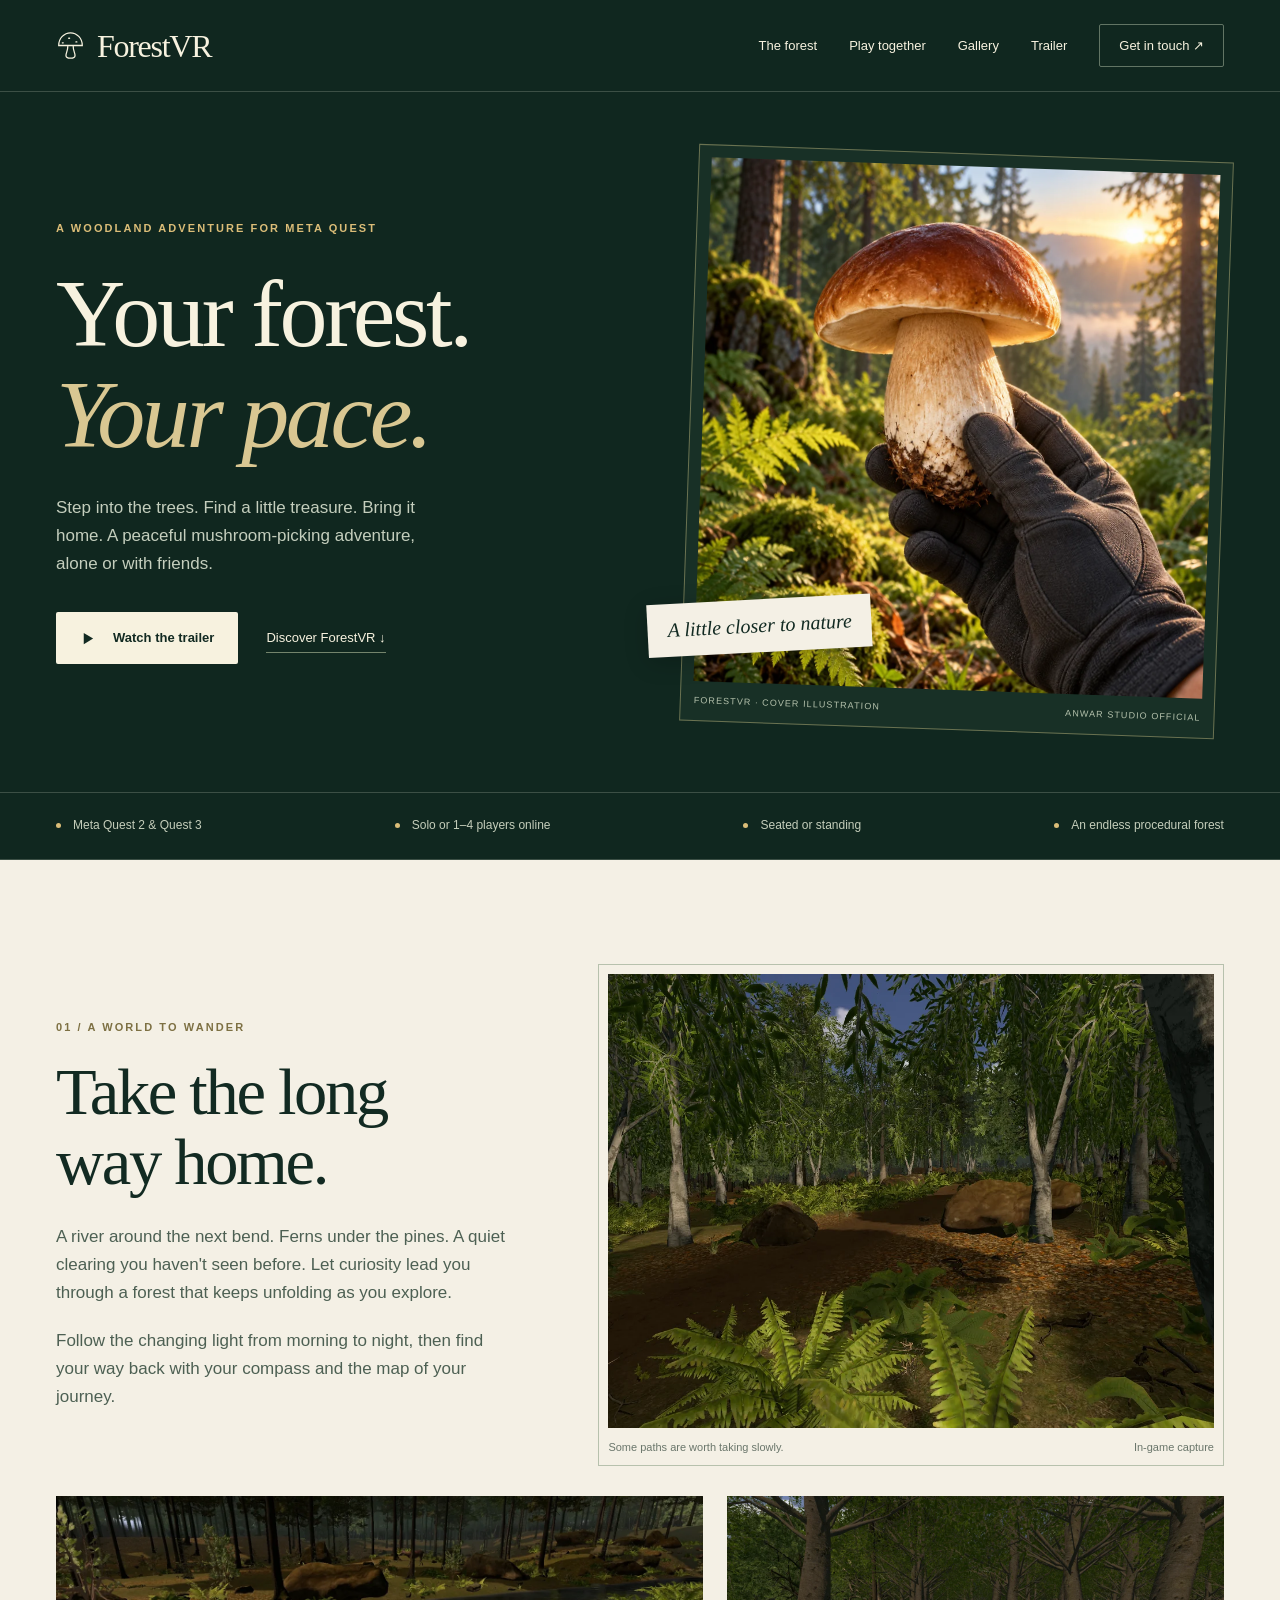
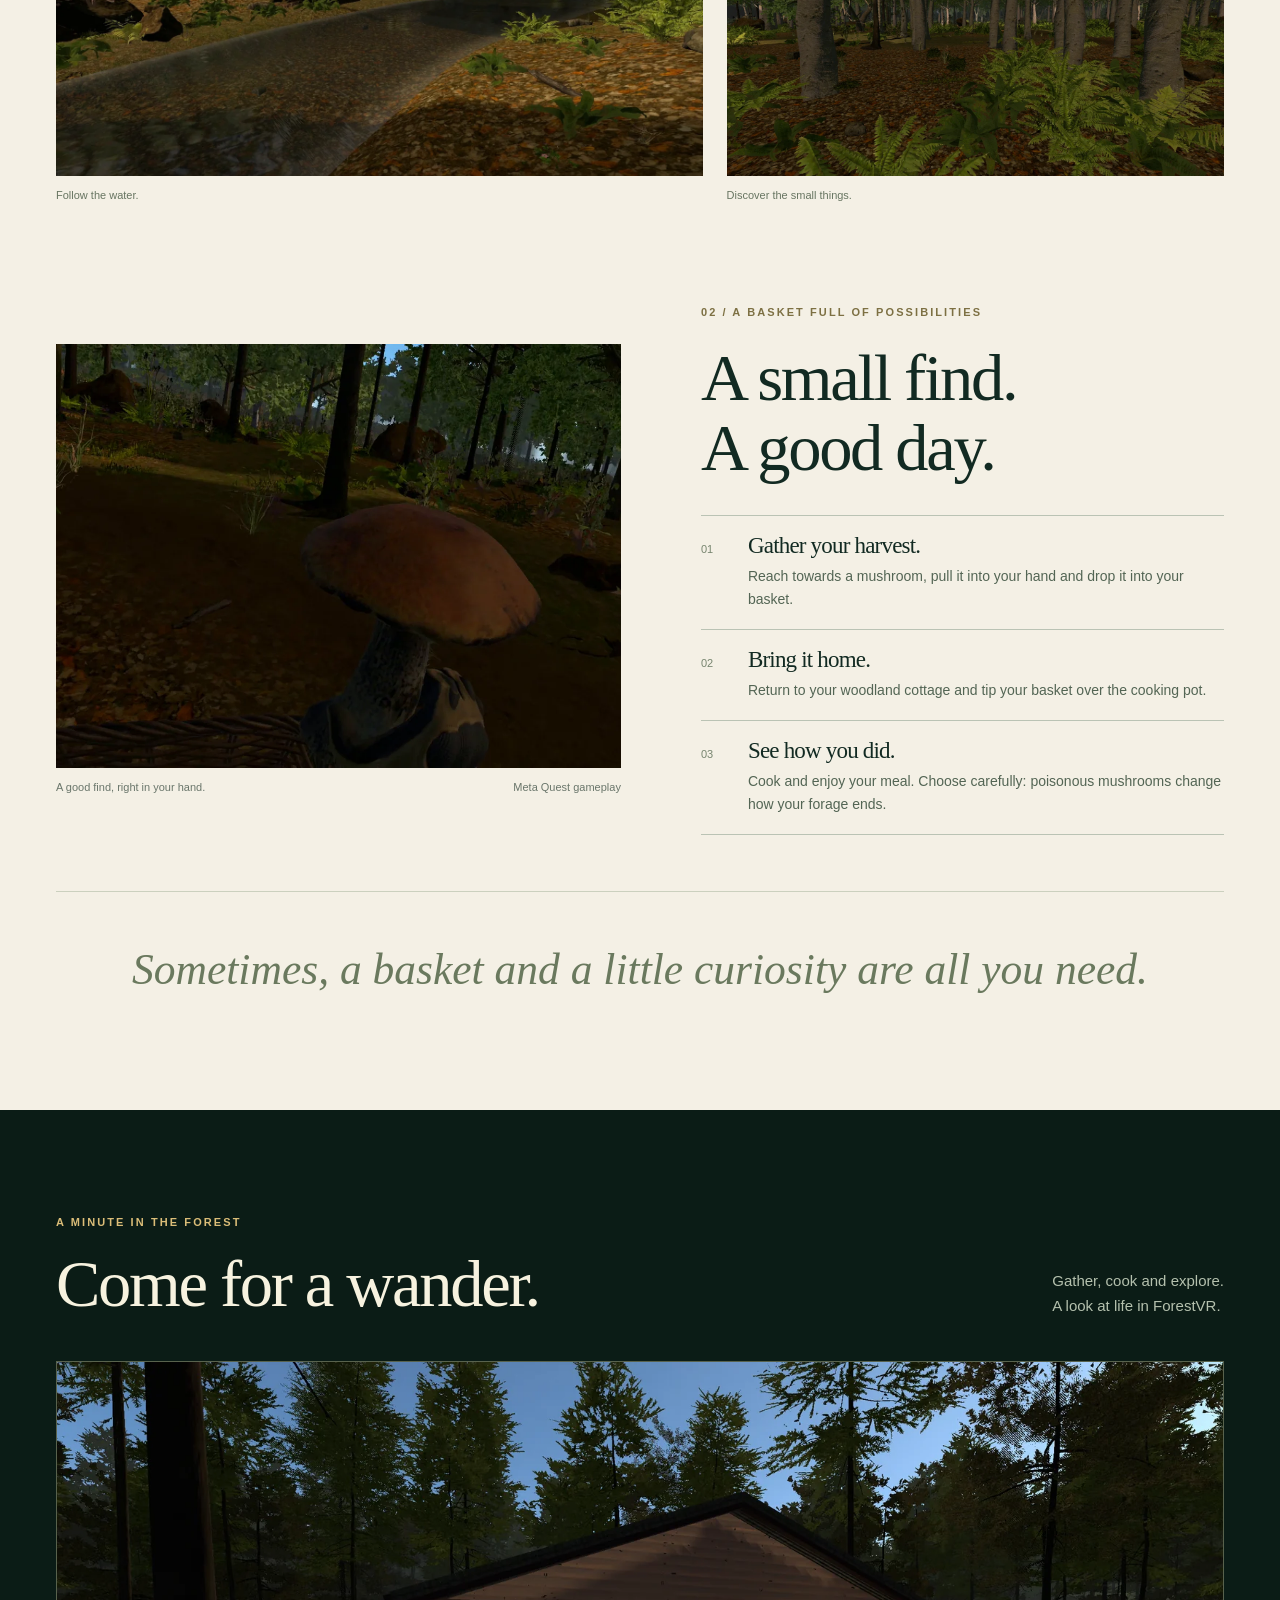
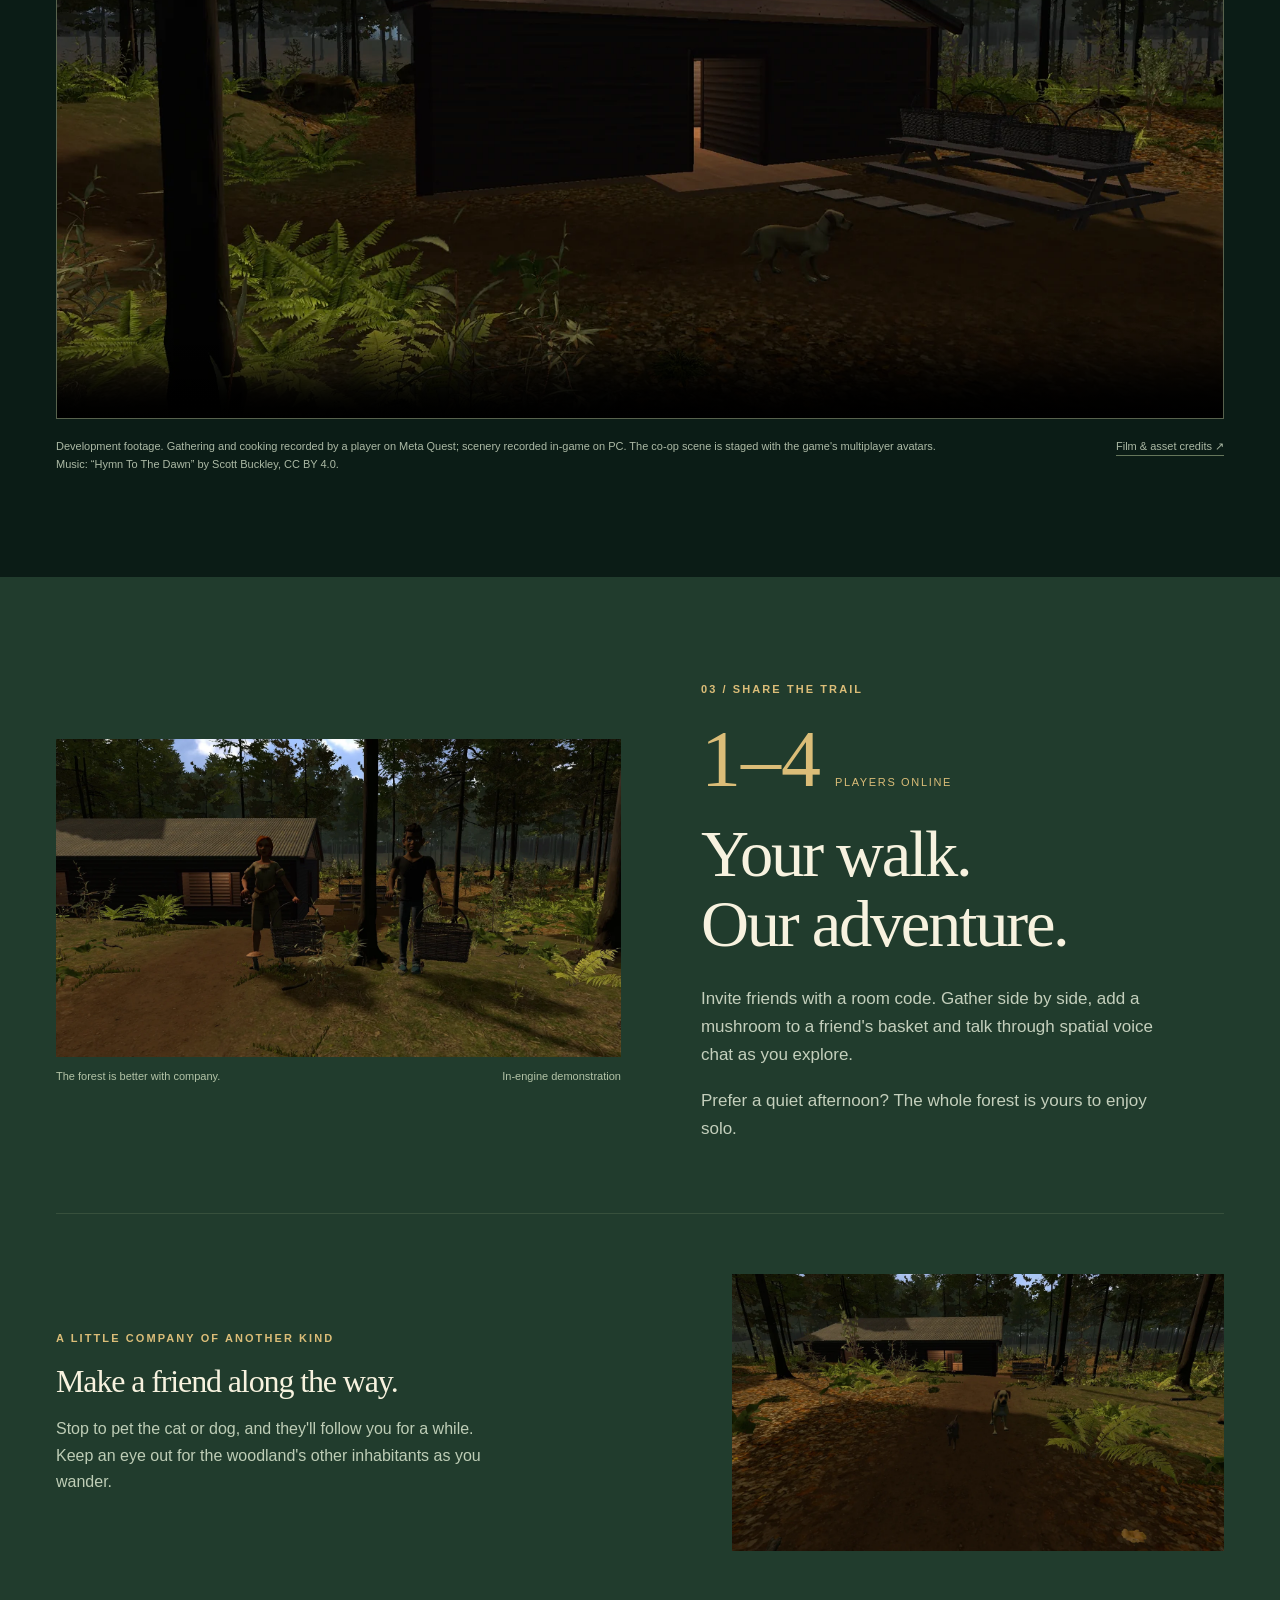
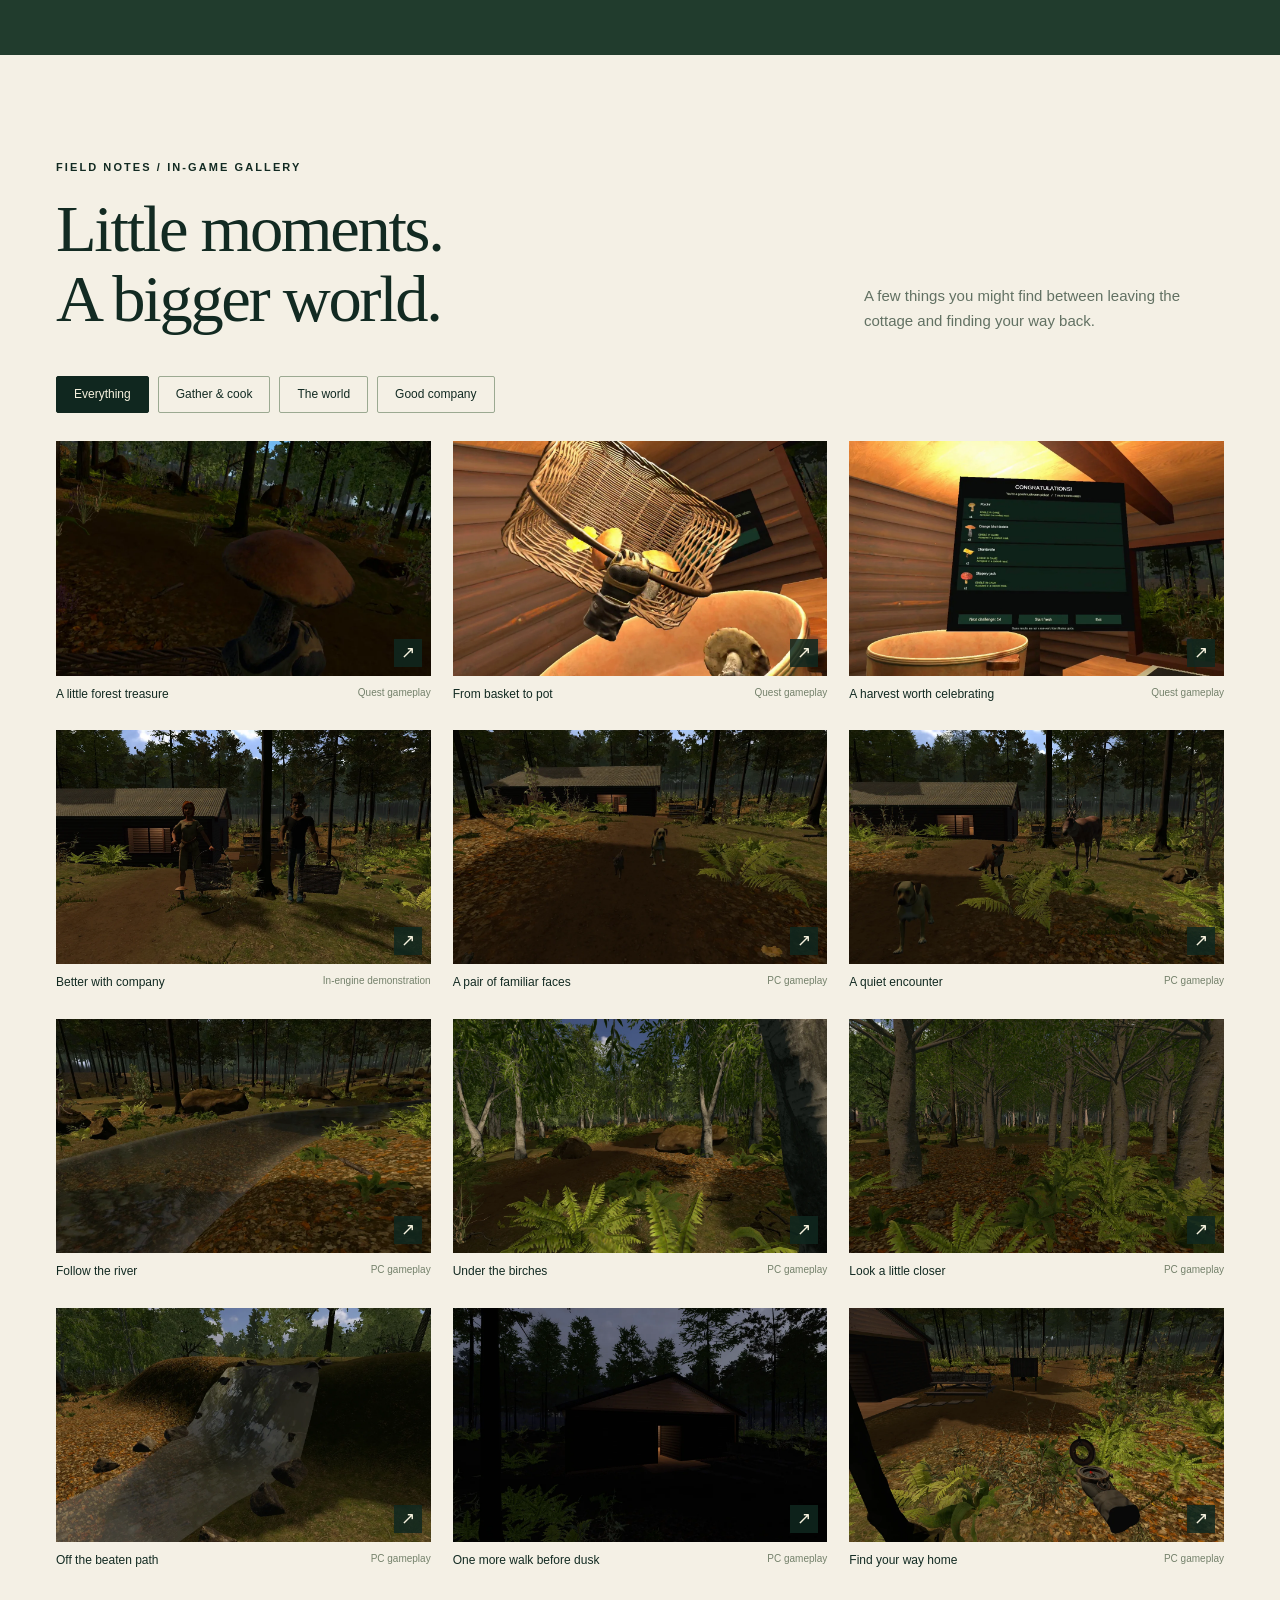
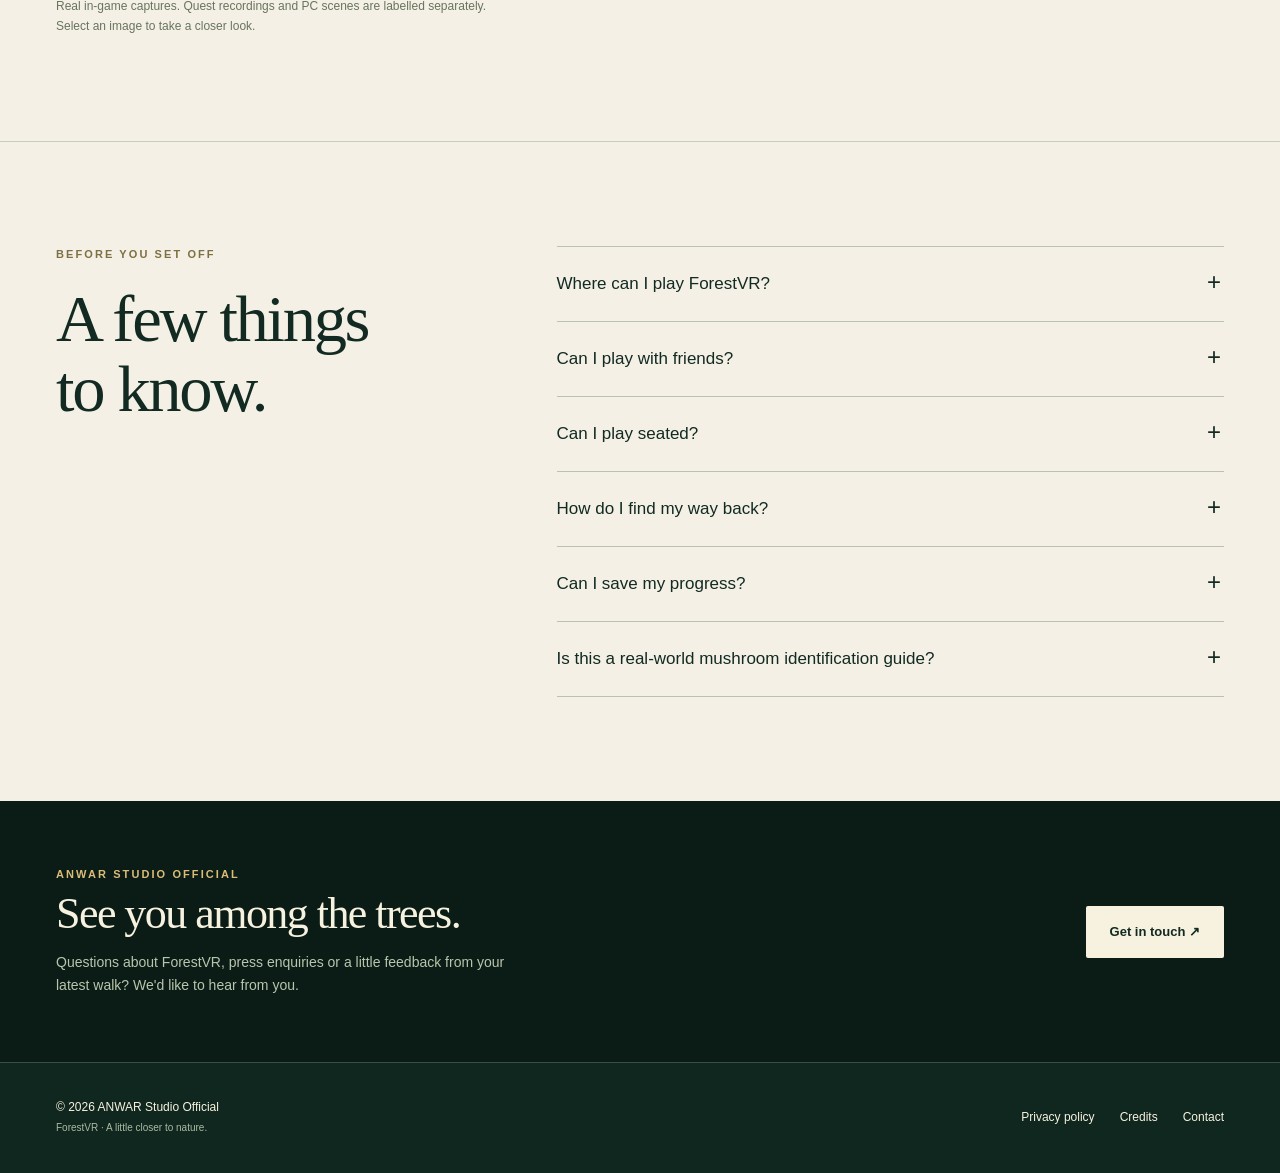
<file: index.html>
<!doctype html>
<html lang="en"><head><meta charset="utf-8"><meta name="viewport" content="width=device-width,initial-scale=1"><meta name="theme-color" content="#10271f"><meta name="description" content="A peaceful VR mushroom-picking adventure. Gather, cook and explore an endless forest, solo or with up to four players online. For Meta Quest 2 and 3."><meta name="referrer" content="strict-origin-when-cross-origin"><title>ForestVR — Your forest. Your pace.</title><link rel="canonical" href="https://f1tt0n.github.io/forestvr/"><link rel="icon" type="image/png" href="./assets/icon.png"><link rel="apple-touch-icon" href="./assets/icon.png"><link rel="stylesheet" href="./assets/site.css"><meta property="og:type" content="website"><meta property="og:site_name" content="ForestVR"><meta property="og:title" content="ForestVR — Your forest. Your pace."><meta property="og:description" content="A peaceful VR mushroom-picking adventure. Gather, cook and explore an endless forest, solo or with up to four players online. For Meta Quest 2 and 3."><meta property="og:url" content="https://f1tt0n.github.io/forestvr/"><meta property="og:image" content="https://f1tt0n.github.io/forestvr/assets/social.webp"><meta name="twitter:card" content="summary_large_image"><script defer src="./assets/site.js"></script></head><body><a class="skip" href="#main">Skip to content</a><header class="header"><nav class="wrap nav" aria-label="Main navigation"><a class="brand" href="./index.html" aria-label="ForestVR home"><svg viewBox="0 0 32 34" fill="none" aria-hidden="true"><path d="M3 17C3 9 9 3 16 3s13 6 13 14H3Z" stroke="currentColor" stroke-width="1.4"/><path d="M13 18c0 5-2 7-2 10 0 4 10 4 10 0 0-3-2-5-2-10M7 14h1M14 9h1M22 13h1" stroke="currentColor" stroke-width="1.4" stroke-linecap="round"/></svg><span>ForestVR</span></a><button class="menu-toggle" aria-controls="main-navigation" aria-expanded="false" type="button">Menu</button><div class="navlinks" id="main-navigation"><a href="./index.html#the-forest">The forest</a><a href="./index.html#together">Play together</a><a href="./index.html#gallery">Gallery</a><a href="./index.html#trailer">Trailer</a><a class="navcontact" href="./index.html#contact">Get in touch ↗</a></div></nav></header><main id="main">
<section class="wrap hero" aria-labelledby="hero-title"><div class="hero-copy"><div class="eyebrow">A woodland adventure for Meta Quest</div><h1 id="hero-title">Your forest.<br><em>Your pace.</em></h1><p>Step into the trees. Find a little treasure. Bring it home. A peaceful mushroom-picking adventure, alone or with friends.</p><div class="actions"><a href="#trailer" class="button" data-play-trailer><svg viewBox="0 0 16 16" aria-hidden="true"><path d="m4 2 10 6-10 6Z"/></svg> Watch the trailer</a><a class="textlink" href="#the-forest">Discover ForestVR ↓</a></div></div><figure class="hero-art"><img src="./assets/cover.webp" alt="ForestVR cover illustration: a gloved hand holding a porcini mushroom in a sunlit forest." width="1100" height="1100" fetchpriority="high"><figcaption><span>ForestVR · Cover illustration</span><span>ANWAR Studio Official</span></figcaption></figure></section>
<div class="feature-strip"><div class="wrap"><span><i></i>Meta Quest 2 &amp; Quest 3</span><span><i></i>Solo or 1–4 players online</span><span><i></i>Seated or standing</span><span><i></i>An endless procedural forest</span></div></div>
<section class="light section" id="the-forest"><div class="wrap"><div class="split reverse"><div class="section-copy"><div class="eyebrow">01 / A world to wander</div><h2>Take the long<br>way home.</h2><p>A river around the next bend. Ferns under the pines. A quiet clearing you haven't seen before. Let curiosity lead you through a forest that keeps unfolding as you explore.</p><p style="margin-top:20px">Follow the changing light from morning to night, then find your way back with your compass and the map of your journey.</p></div><figure class="shot framed"><img src="./assets/birch.webp" alt="A birch grove in the procedural ForestVR world." width="1400" height="788" loading="lazy"><figcaption><span>Some paths are worth taking slowly.</span><span>In-game capture</span></figcaption></figure></div><div class="world-stills"><figure><img src="./assets/river.webp" alt="A river among the trees in ForestVR." width="1400" height="788" loading="lazy"><figcaption>Follow the water.</figcaption></figure><figure><img src="./assets/ferns.webp" alt="A patch of ferns on the woodland floor." width="1400" height="788" loading="lazy"><figcaption>Discover the small things.</figcaption></figure></div>
<div class="split margin-top"><figure class="shot"><img src="./assets/gather.webp" alt="A player holding a mushroom in a gloved hand, recorded on Meta Quest." width="1400" height="788" loading="lazy"><figcaption><span>A good find, right in your hand.</span><span>Meta Quest gameplay</span></figcaption></figure><div class="section-copy"><div class="eyebrow">02 / A basket full of possibilities</div><h2>A small find.<br>A good day.</h2><ol class="number-list"><li><span class="num">01</span><div><h3>Gather your harvest.</h3><p>Reach towards a mushroom, pull it into your hand and drop it into your basket.</p></div></li><li><span class="num">02</span><div><h3>Bring it home.</h3><p>Return to your woodland cottage and tip your basket over the cooking pot.</p></div></li><li><span class="num">03</span><div><h3>See how you did.</h3><p>Cook and enjoy your meal. Choose carefully: poisonous mushrooms change how your forage ends.</p></div></li></ol></div></div><p class="quote-line">Sometimes, a basket and a little curiosity are all you need.</p></div></section>
<section class="section film-section" id="trailer"><div class="wrap"><div class="section-heading"><div><div class="eyebrow">A minute in the forest</div><h2>Come for a wander.</h2></div><p>Gather, cook and explore.<br>A look at life in ForestVR.</p></div><div class="video-wrap"><video id="trailer-video" controls playsinline preload="none" poster="./assets/cottage.webp" aria-label="ForestVR gameplay trailer"><source src="./assets/forestvr-trailer.mp4" type="video/mp4"><track kind="captions" src="./assets/trailer-captions.vtt" srclang="en" label="English"><p>Your browser cannot play this video. <a href="./assets/forestvr-trailer.mp4">Download the trailer.</a></p></video></div><div class="film-note"><p>Development footage. Gathering and cooking recorded by a player on Meta Quest; scenery recorded in-game on PC. The co-op scene is staged with the game's multiplayer avatars. Music: “Hymn To The Dawn” by Scott Buckley, CC BY 4.0.</p><a href="./credits/index.html">Film &amp; asset credits ↗</a></div></div></section>
<section class="section coop" id="together"><div class="wrap"><div class="split"><figure class="shot wide"><img src="./assets/together.webp" alt="Male and female avatars with baskets beside the cottage; in-engine multiplayer demonstration." width="1600" height="900" loading="lazy"><figcaption><span>The forest is better with company.</span><span>In-engine demonstration</span></figcaption></figure><div class="section-copy"><div class="eyebrow">03 / Share the trail</div><div class="coop-number">1–4<small>players online</small></div><h2>Your walk.<br>Our adventure.</h2><p>Invite friends with a room code. Gather side by side, add a mushroom to a friend's basket and talk through spatial voice chat as you explore.</p><p style="margin-top:18px">Prefer a quiet afternoon? The whole forest is yours to enjoy solo.</p></div></div><div class="pet-strip"><div><div class="eyebrow" style="color:var(--gold);margin-bottom:18px">A little company of another kind</div><h3>Make a friend along the way.</h3><p>Stop to pet the cat or dog, and they'll follow you for a while. Keep an eye out for the woodland's other inhabitants as you wander.</p></div><img src="./assets/pets.webp" alt="A cat and dog following the player in ForestVR." width="1400" height="788" loading="lazy"></div></div></section>
<section class="light section" id="gallery"><div class="wrap"><div class="section-heading"><div><div class="eyebrow">Field notes / In-game gallery</div><h2>Little moments.<br>A bigger world.</h2></div><p>A few things you might find between leaving the cottage and finding your way back.</p></div><div class="gallery-filters" role="group" aria-label="Filter screenshots"><button class="filter" type="button" data-filter="all" aria-pressed="true">Everything</button><button class="filter" type="button" data-filter="gathering" aria-pressed="false">Gather &amp; cook</button><button class="filter" type="button" data-filter="world" aria-pressed="false">The world</button><button class="filter" type="button" data-filter="company" aria-pressed="false">Good company</button></div><p id="gallery-status" class="sr-only" aria-live="polite">12 screenshots shown</p><div class="gallery-grid"><button class="gallery-item" type="button" data-category="gathering" data-full="./assets/gather.webp" data-caption="A little forest treasure — Quest gameplay" aria-label="Enlarge: A little forest treasure"><span class="image-frame"><img src="./assets/gather.webp" alt="A mushroom held by a gloved hand during real Meta Quest gameplay." width="1400" height="788" loading="lazy"><span class="expand" aria-hidden="true">↗</span></span><span class="caption">A little forest treasure<small>Quest gameplay</small></span></button><button class="gallery-item" type="button" data-category="gathering" data-full="./assets/cook.webp" data-caption="From basket to pot — Quest gameplay" aria-label="Enlarge: From basket to pot"><span class="image-frame"><img src="./assets/cook.webp" alt="Mushrooms poured from a basket into the cottage cooking pot on Meta Quest." width="1400" height="788" loading="lazy"><span class="expand" aria-hidden="true">↗</span></span><span class="caption">From basket to pot<small>Quest gameplay</small></span></button><button class="gallery-item" type="button" data-category="gathering" data-full="./assets/meal.webp" data-caption="A harvest worth celebrating — Quest gameplay" aria-label="Enlarge: A harvest worth celebrating"><span class="image-frame"><img src="./assets/meal.webp" alt="The successful mushroom meal summary, captured during Meta Quest gameplay." width="1400" height="788" loading="lazy"><span class="expand" aria-hidden="true">↗</span></span><span class="caption">A harvest worth celebrating<small>Quest gameplay</small></span></button><button class="gallery-item" type="button" data-category="company" data-full="./assets/together.webp" data-caption="Better with company — In-engine demonstration" aria-label="Enlarge: Better with company"><span class="image-frame"><img src="./assets/together.webp" alt="Male and female multiplayer avatars gathering together in a staged PC in-engine demonstration." width="1400" height="788" loading="lazy"><span class="expand" aria-hidden="true">↗</span></span><span class="caption">Better with company<small>In-engine demonstration</small></span></button><button class="gallery-item" type="button" data-category="company" data-full="./assets/pets.webp" data-caption="A pair of familiar faces — PC gameplay" aria-label="Enlarge: A pair of familiar faces"><span class="image-frame"><img src="./assets/pets.webp" alt="The cat and dog following a player near the cottage, captured in the game on PC." width="1400" height="788" loading="lazy"><span class="expand" aria-hidden="true">↗</span></span><span class="caption">A pair of familiar faces<small>PC gameplay</small></span></button><button class="gallery-item" type="button" data-category="company" data-full="./assets/wildlife.webp" data-caption="A quiet encounter — PC gameplay" aria-label="Enlarge: A quiet encounter"><span class="image-frame"><img src="./assets/wildlife.webp" alt="A fox and an antlered deer together in the ForestVR woodland." width="1400" height="788" loading="lazy"><span class="expand" aria-hidden="true">↗</span></span><span class="caption">A quiet encounter<small>PC gameplay</small></span></button><button class="gallery-item" type="button" data-category="world" data-full="./assets/river.webp" data-caption="Follow the river — PC gameplay" aria-label="Enlarge: Follow the river"><span class="image-frame"><img src="./assets/river.webp" alt="The river winding through the forest in ForestVR." width="1400" height="788" loading="lazy"><span class="expand" aria-hidden="true">↗</span></span><span class="caption">Follow the river<small>PC gameplay</small></span></button><button class="gallery-item" type="button" data-category="world" data-full="./assets/birch.webp" data-caption="Under the birches — PC gameplay" aria-label="Enlarge: Under the birches"><span class="image-frame"><img src="./assets/birch.webp" alt="A birch grove in the procedural woodland." width="1400" height="788" loading="lazy"><span class="expand" aria-hidden="true">↗</span></span><span class="caption">Under the birches<small>PC gameplay</small></span></button><button class="gallery-item" type="button" data-category="world" data-full="./assets/ferns.webp" data-caption="Look a little closer — PC gameplay" aria-label="Enlarge: Look a little closer"><span class="image-frame"><img src="./assets/ferns.webp" alt="Ferns and forest-floor vegetation in a procedural area." width="1400" height="788" loading="lazy"><span class="expand" aria-hidden="true">↗</span></span><span class="caption">Look a little closer<small>PC gameplay</small></span></button><button class="gallery-item" type="button" data-category="world" data-full="./assets/waterfall.webp" data-caption="Off the beaten path — PC gameplay" aria-label="Enlarge: Off the beaten path"><span class="image-frame"><img src="./assets/waterfall.webp" alt="A rocky waterfall among the forest&#x27;s discoverable locations." width="1400" height="788" loading="lazy"><span class="expand" aria-hidden="true">↗</span></span><span class="caption">Off the beaten path<small>PC gameplay</small></span></button><button class="gallery-item" type="button" data-category="world" data-full="./assets/sunset.webp" data-caption="One more walk before dusk — PC gameplay" aria-label="Enlarge: One more walk before dusk"><span class="image-frame"><img src="./assets/sunset.webp" alt="The ForestVR woodland as daylight turns towards evening." width="1400" height="788" loading="lazy"><span class="expand" aria-hidden="true">↗</span></span><span class="caption">One more walk before dusk<small>PC gameplay</small></span></button><button class="gallery-item" type="button" data-category="gathering" data-full="./assets/compass.webp" data-caption="Find your way home — PC gameplay" aria-label="Enlarge: Find your way home"><span class="image-frame"><img src="./assets/compass.webp" alt="A handheld compass used to navigate the forest." width="1400" height="788" loading="lazy"><span class="expand" aria-hidden="true">↗</span></span><span class="caption">Find your way home<small>PC gameplay</small></span></button></div><p class="gallery-note">Real in-game captures. Quest recordings and PC scenes are labelled separately. Select an image to take a closer look.</p></div></section>
<section class="light section faq" id="questions"><div class="wrap faq-layout"><div><div class="eyebrow">Before you set off</div><h2>A few things<br>to know.</h2></div><div class="faq-list"><details><summary>Where can I play ForestVR?</summary><p>ForestVR is being prepared for Meta Quest 2 and Meta Quest 3. A store link will appear here when the release is available.</p></details><details><summary>Can I play with friends?</summary><p>Yes. Online multiplayer supports up to four players in one session. Host a room, share its code and gather together. Voice chat is optional, with push-to-talk and always-on modes.</p></details><details><summary>Can I play seated?</summary><p>Yes. Choose seated or standing mode, adjust your height and select your dominant hand. The game supports controller input and hand tracking.</p></details><details><summary>How do I find my way back?</summary><p>Your map shows your route, your cottage and the positions of other players in a multiplayer session. You can also use the compass and bring out a flashlight after dark.</p></details><details><summary>Can I save my progress?</summary><p>Yes. Save your game and return to your progress later, including the mushrooms in your basket. Saves and preferences are stored on your device.</p></details><details><summary>Is this a real-world mushroom identification guide?</summary><p>No. ForestVR is a game. Do not use its models, names or cooking outcomes to decide whether a real mushroom is safe to eat.</p></details></div></div></section>
<section class="contact-section" id="contact"><div class="wrap contact-row"><div><div class="eyebrow" style="color:var(--gold)">ANWAR Studio Official</div><h2>See you among the trees.</h2><p>Questions about ForestVR, press enquiries or a little feedback from your latest walk? We'd like to hear from you.</p></div><a class="button" href="mailto:psopala93@gmail.com?subject=ForestVR">Get in touch ↗</a></div></section></main>
<dialog class="lightbox" id="lightbox" aria-labelledby="lightbox-caption"><div class="lightbox-header"><span>ForestVR / In-game gallery</span><button class="icon-button lightbox-close" type="button" aria-label="Close screenshot">Close ×</button></div><img alt="" width="1400" height="788"><div class="lightbox-footer"><p id="lightbox-caption"></p><span class="lightbox-counter"></span><div class="lightbox-controls"><button class="icon-button" type="button" data-prev aria-label="Previous screenshot">←</button><button class="icon-button" type="button" data-next aria-label="Next screenshot">→</button></div></div></dialog><footer class="footer"><div class="wrap"><div><span>© 2026 ANWAR Studio Official</span><br><small>ForestVR · A little closer to nature.</small></div><div class="footerlinks"><a href="./privacy/index.html">Privacy policy</a><a href="./credits/index.html">Credits</a><a href="mailto:psopala93@gmail.com">Contact</a></div></div></footer></body></html>
</file>
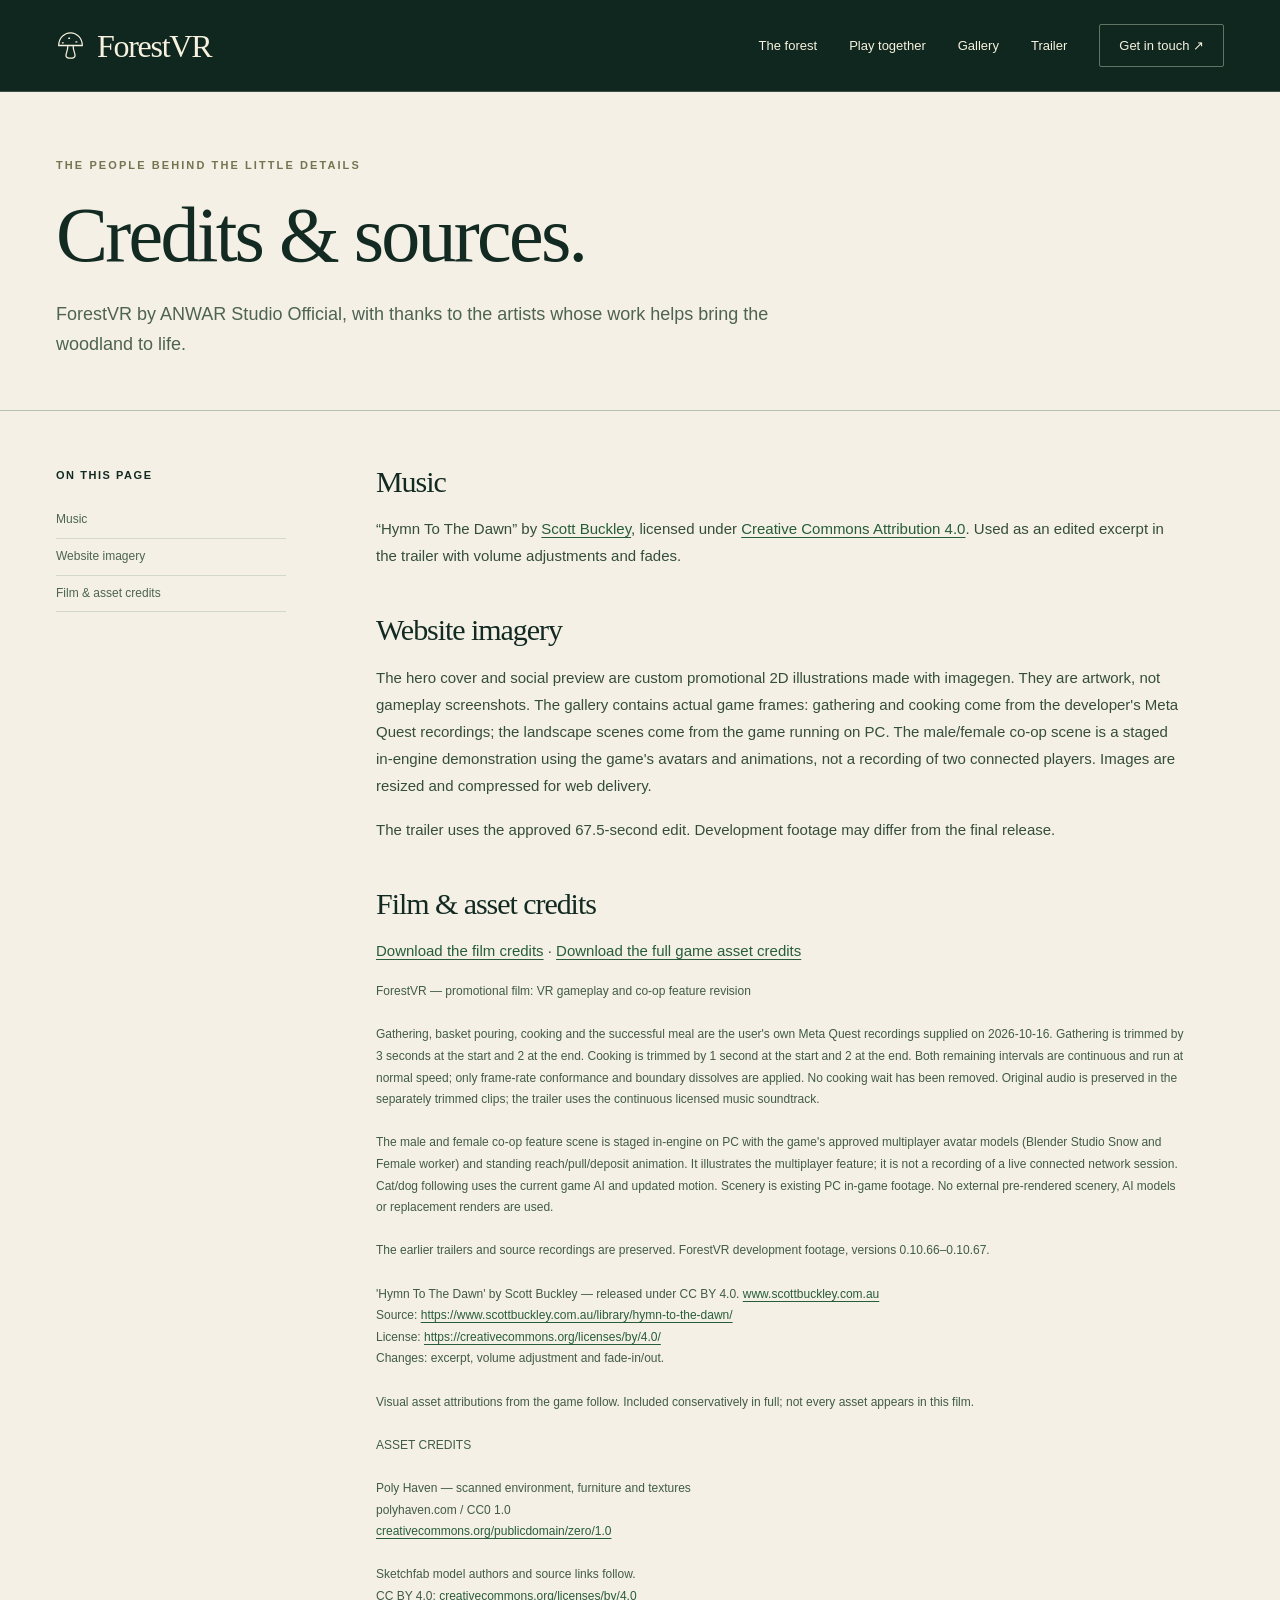
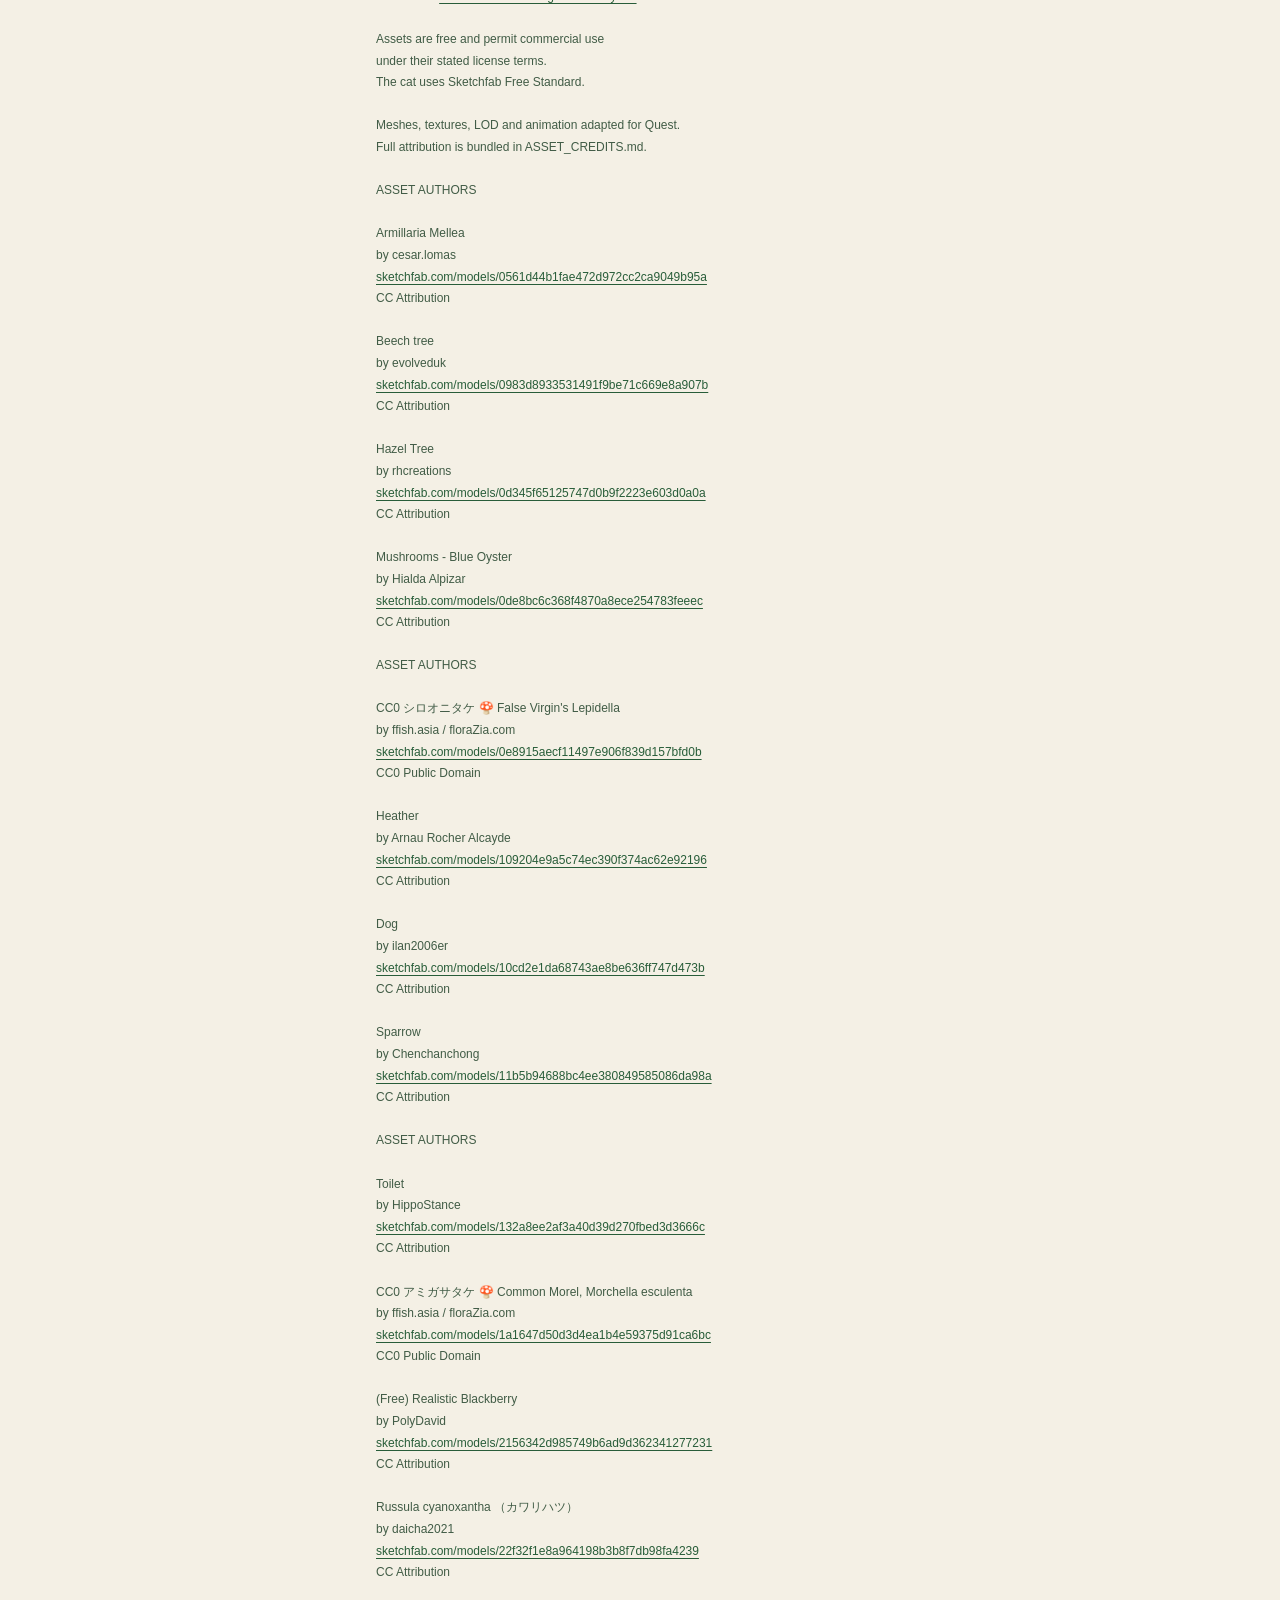
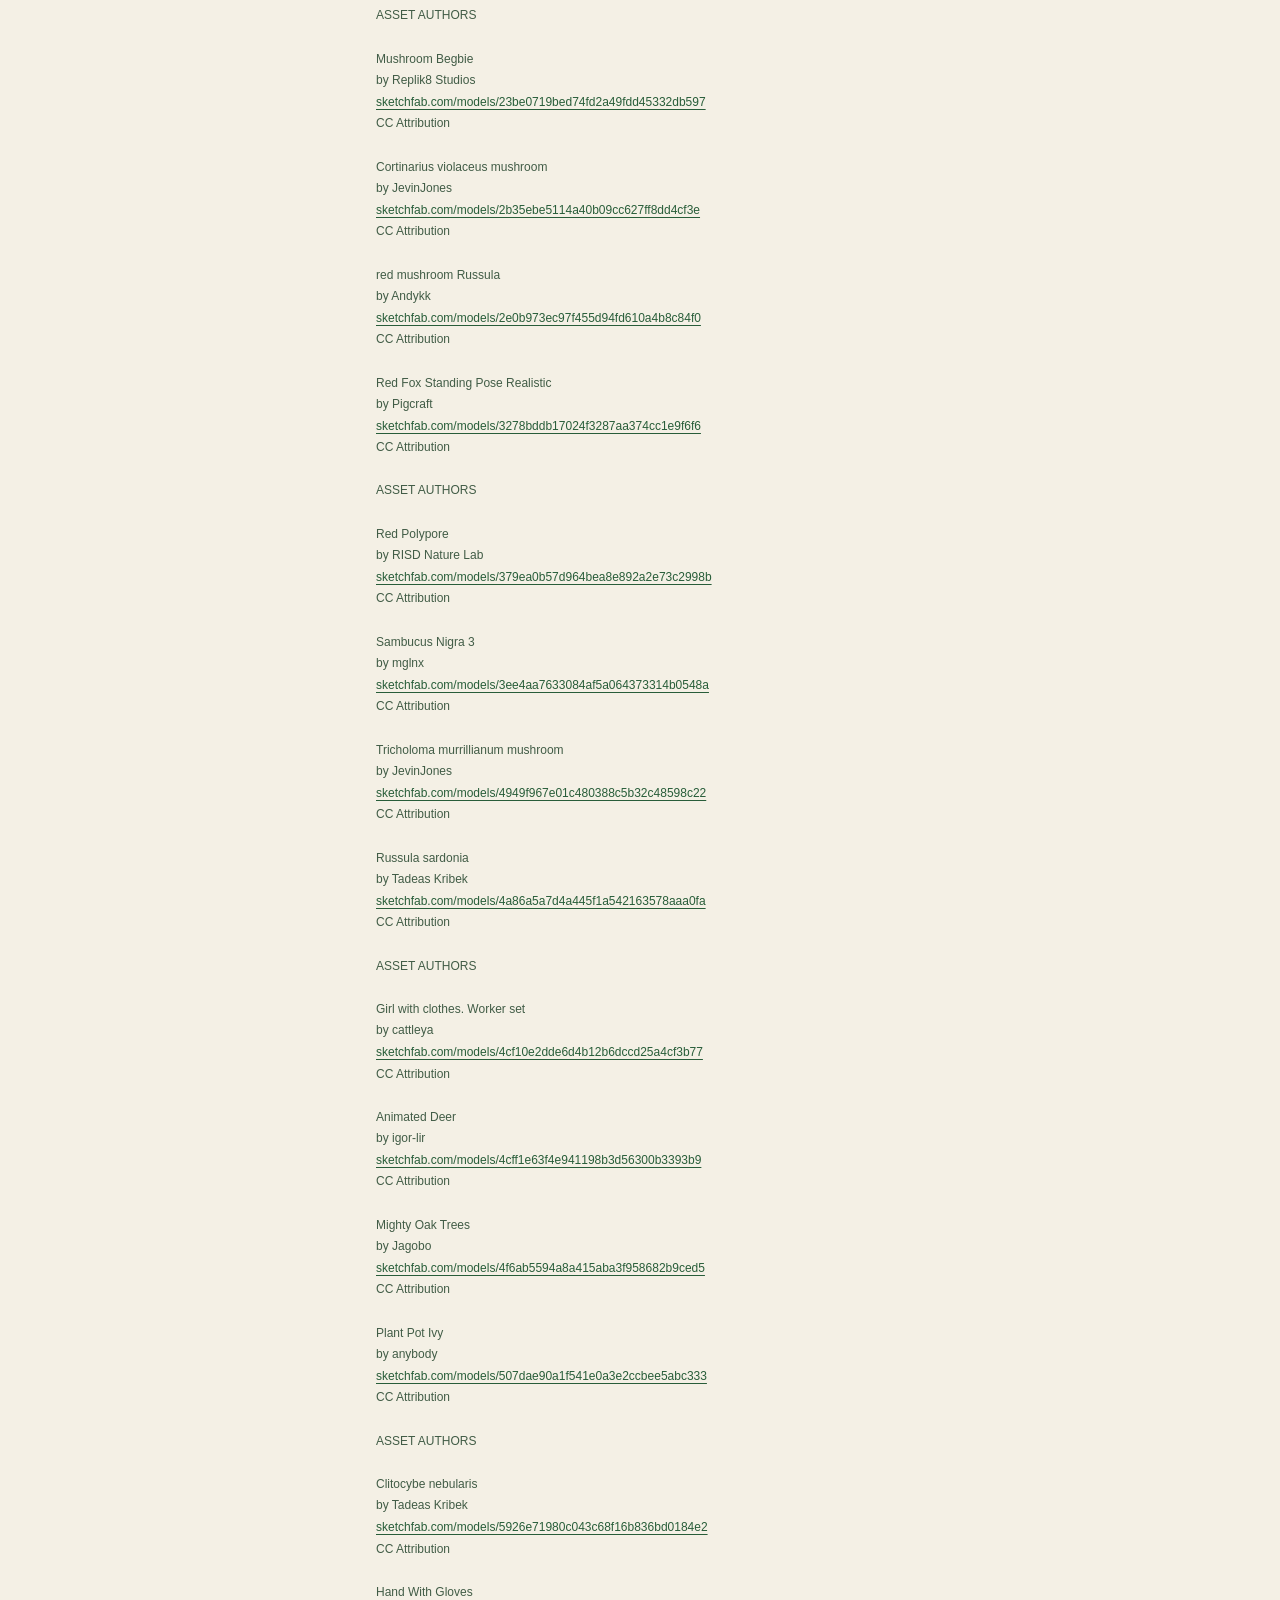
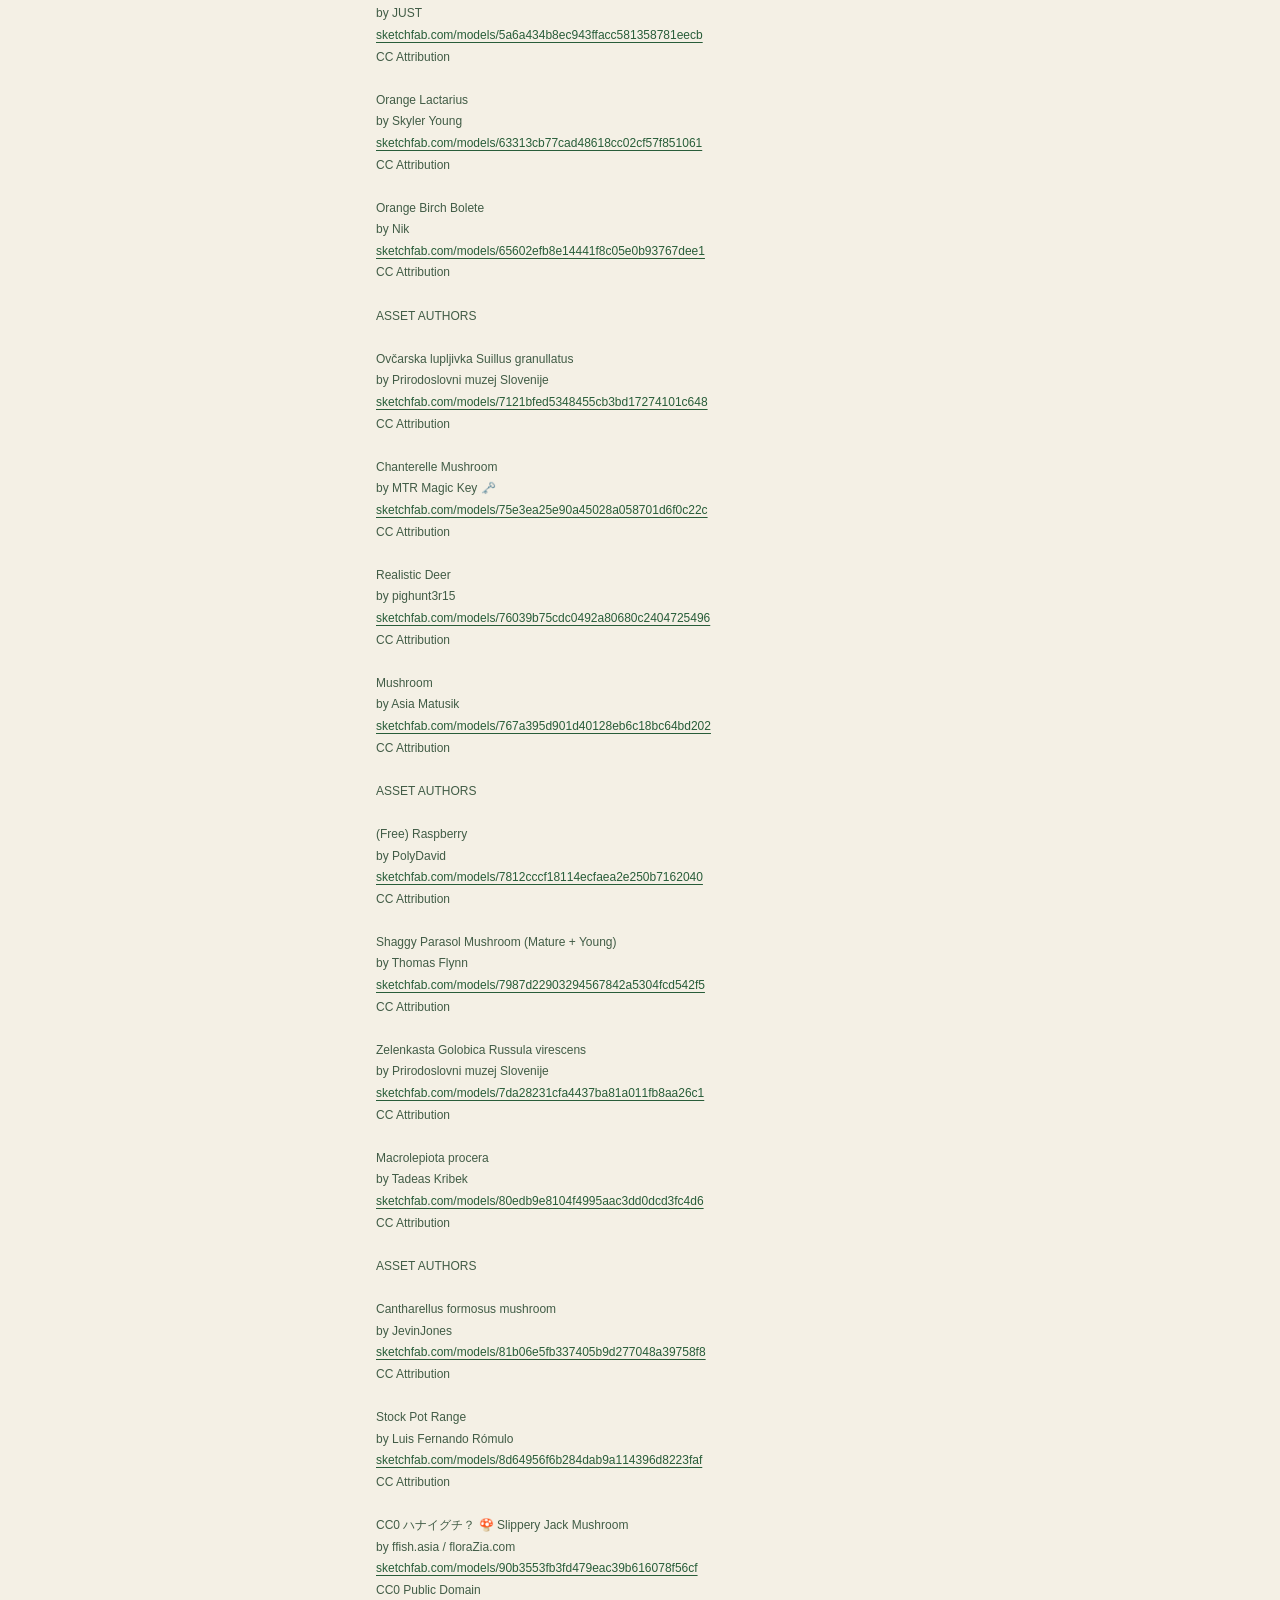
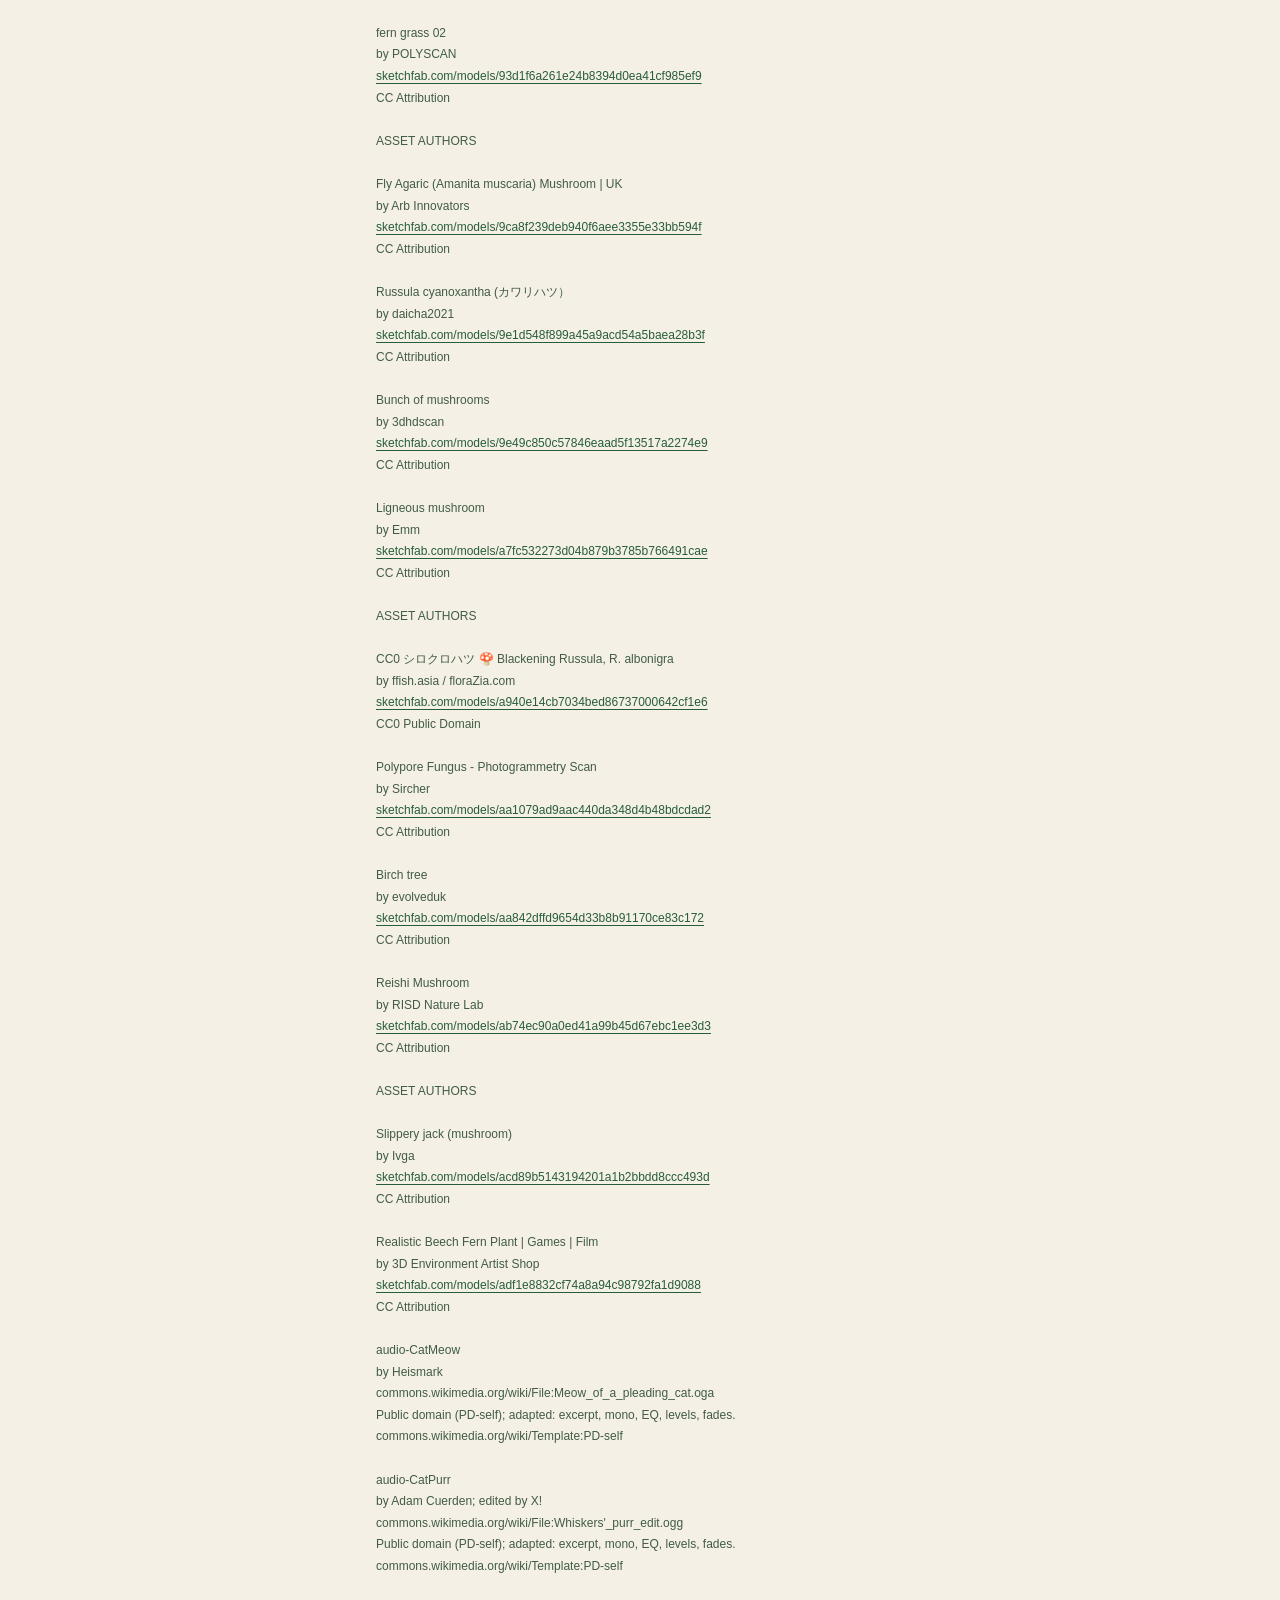
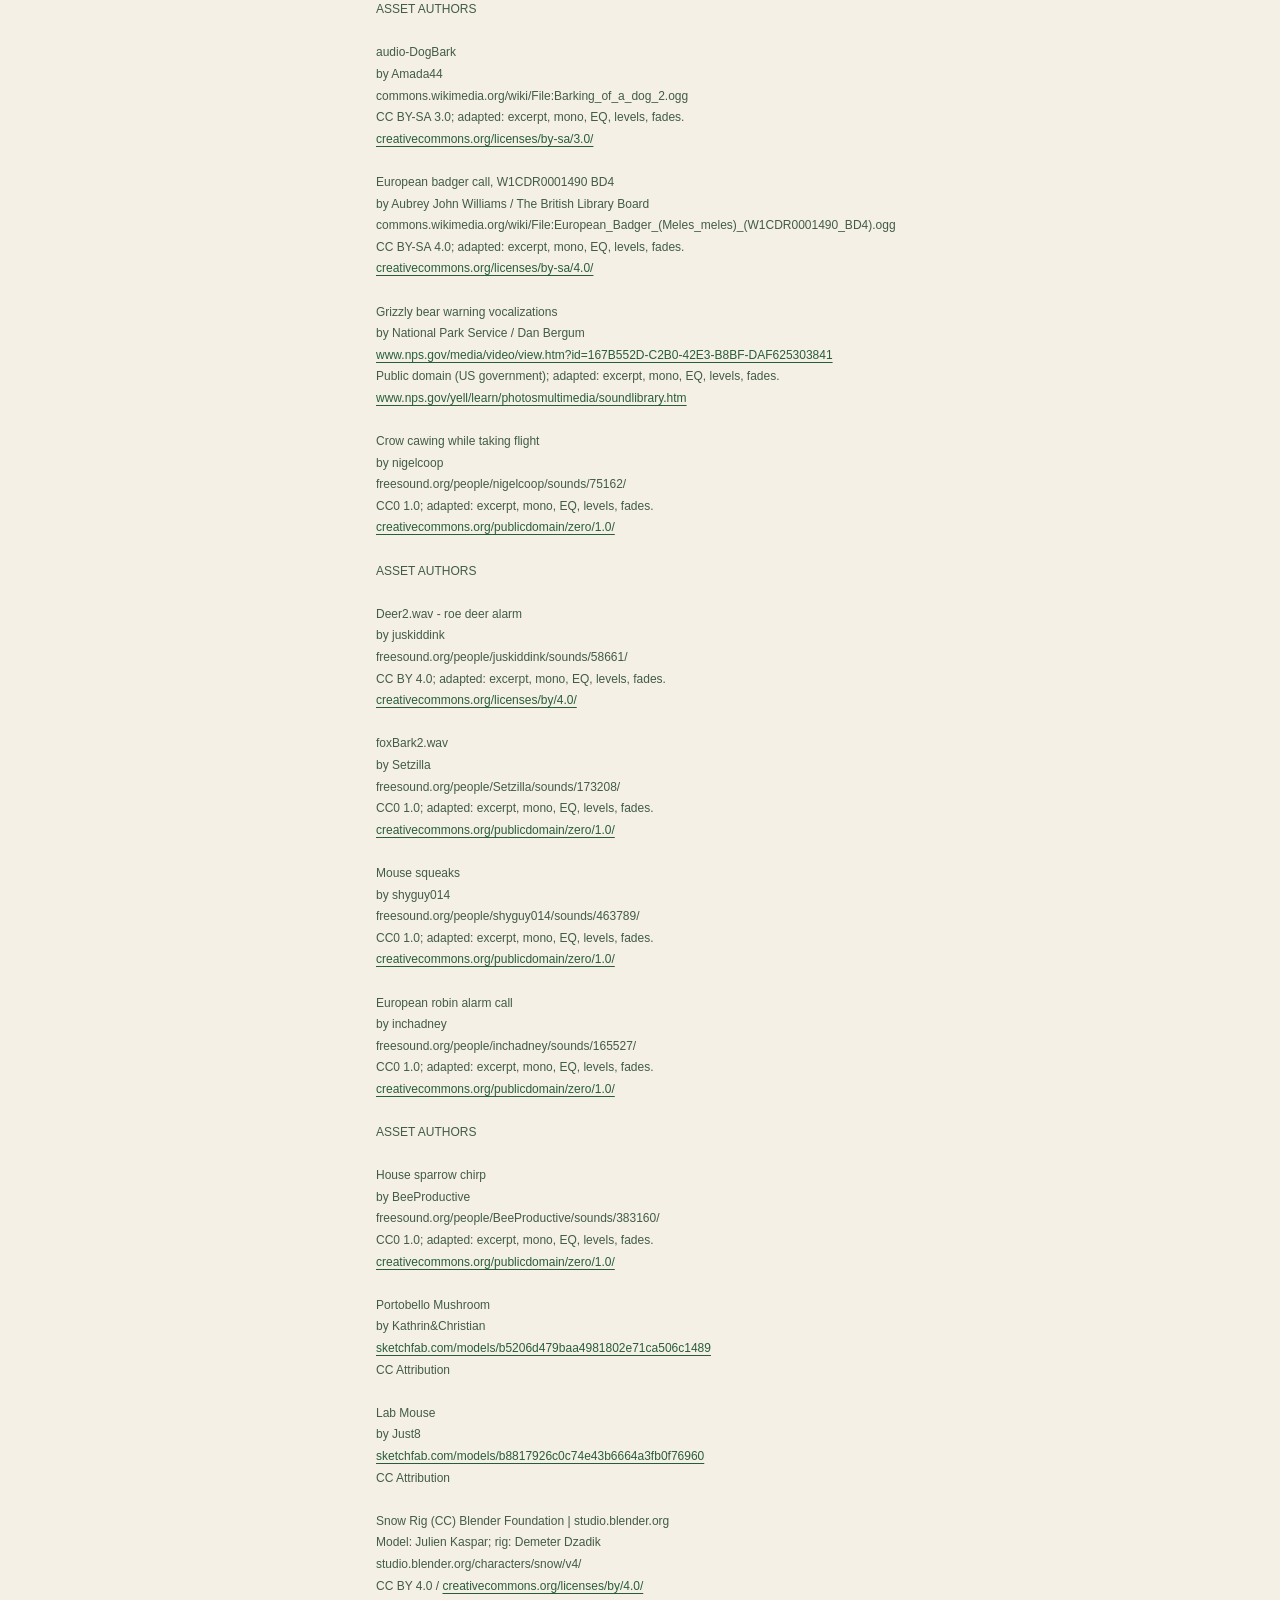
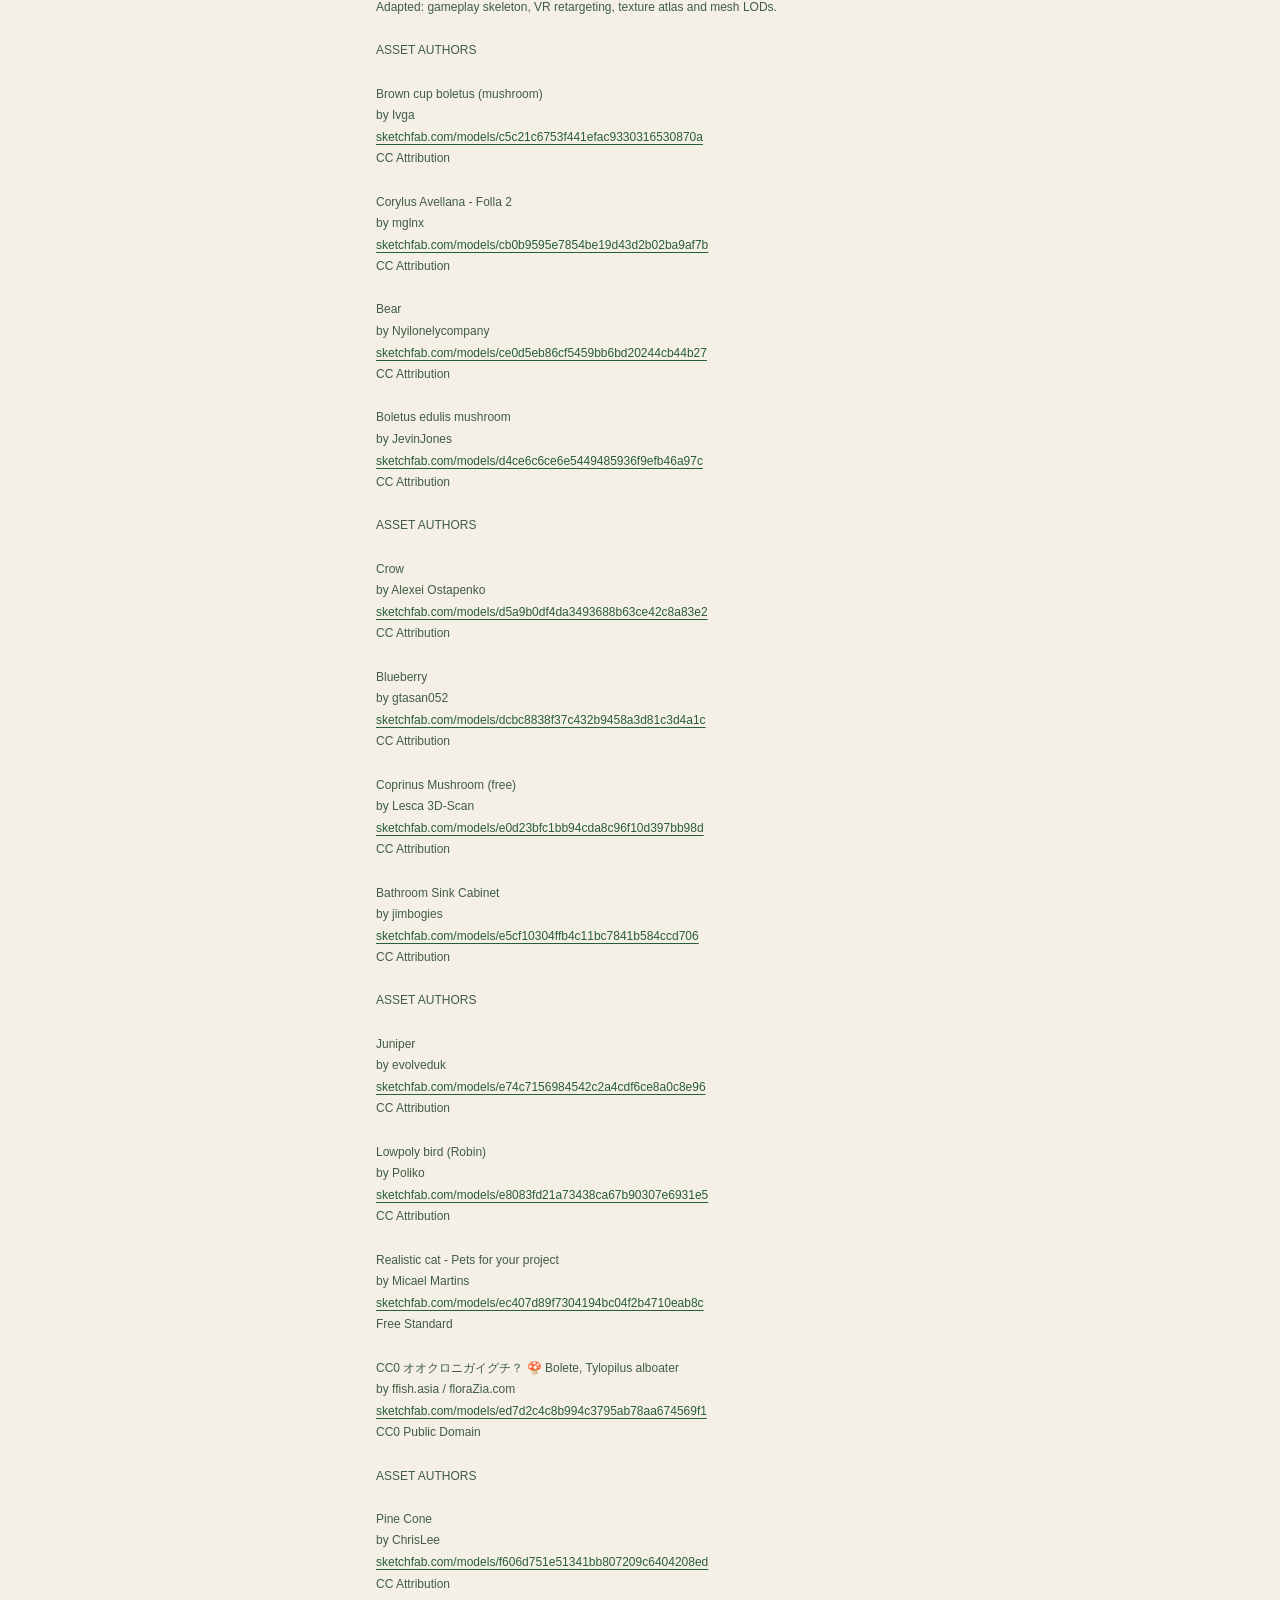
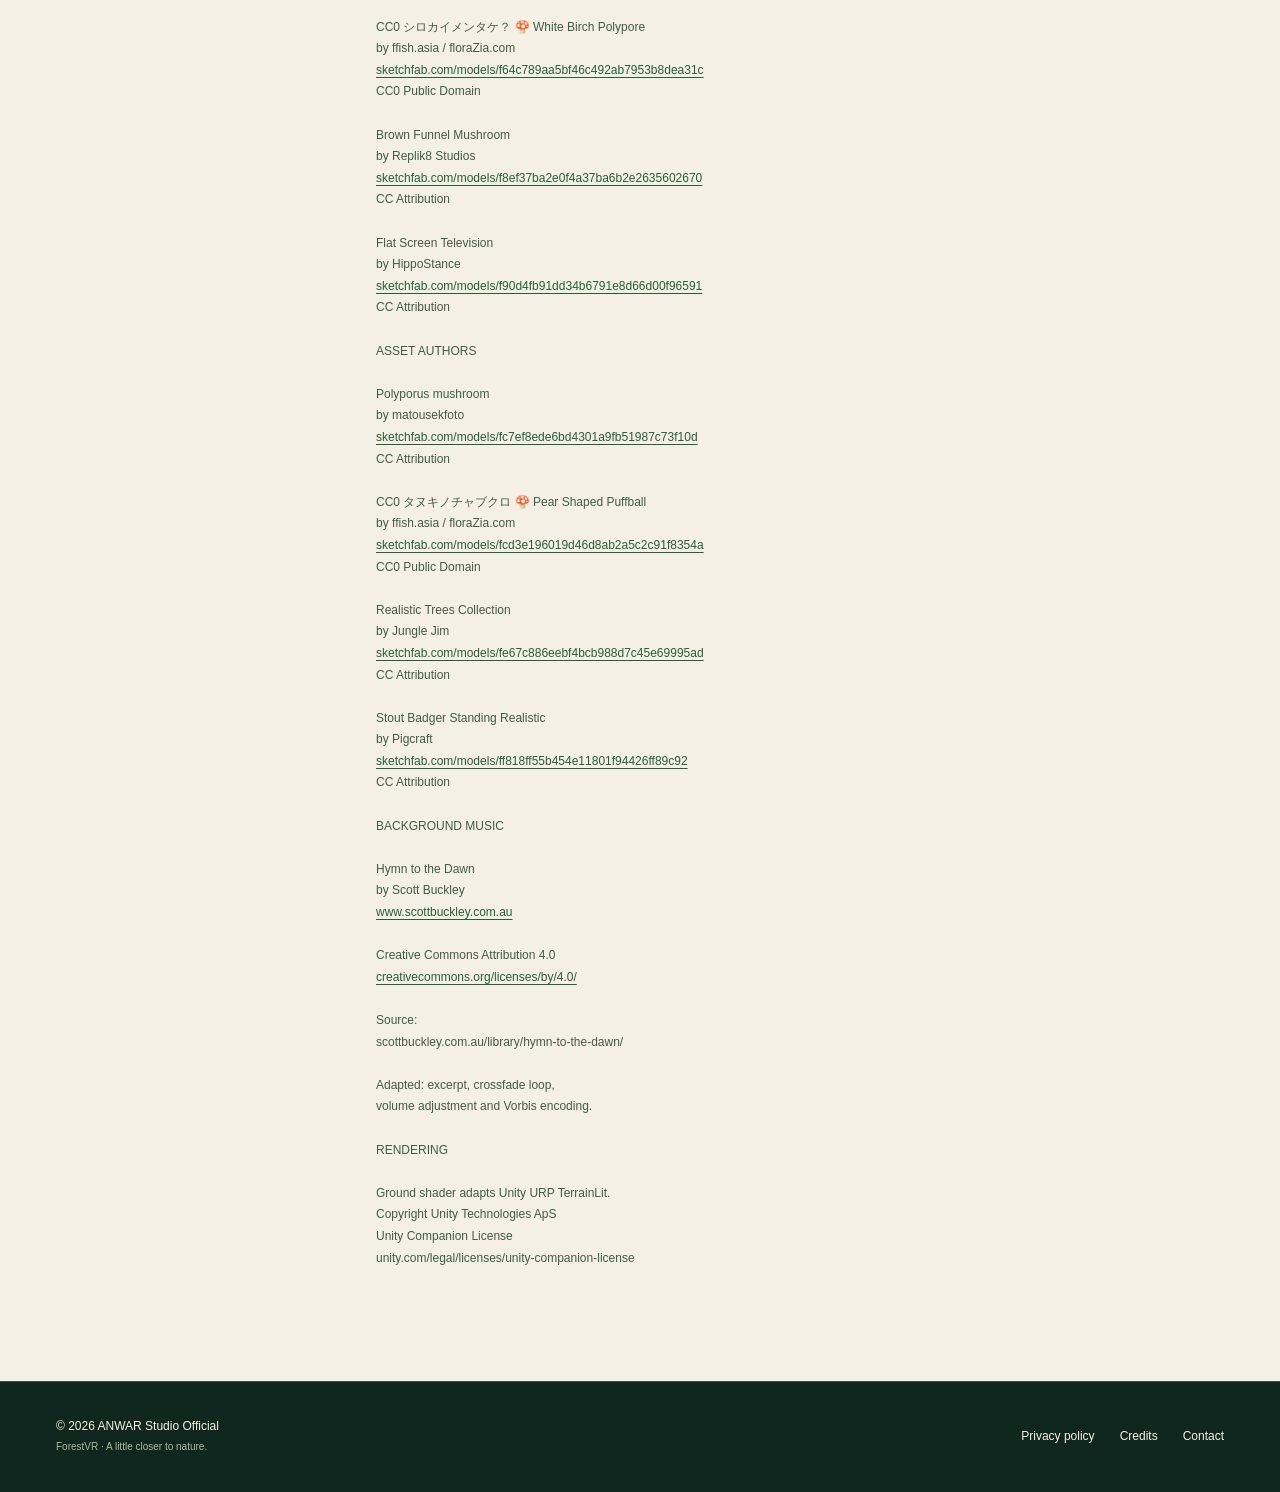
<file: credits/index.html>
<!doctype html>
<html lang="en"><head><meta charset="utf-8"><meta name="viewport" content="width=device-width,initial-scale=1"><meta name="theme-color" content="#10271f"><meta name="description" content="Music, artists, image sources and licensed asset credits for ForestVR."><meta name="referrer" content="strict-origin-when-cross-origin"><title>Credits — ForestVR</title><link rel="canonical" href="https://f1tt0n.github.io/forestvr/credits/"><link rel="icon" type="image/png" href="../assets/icon.png"><link rel="apple-touch-icon" href="../assets/icon.png"><link rel="stylesheet" href="../assets/site.css"><meta property="og:type" content="website"><meta property="og:site_name" content="ForestVR"><meta property="og:title" content="Credits — ForestVR"><meta property="og:description" content="Music, artists, image sources and licensed asset credits for ForestVR."><meta property="og:url" content="https://f1tt0n.github.io/forestvr/credits/"><meta property="og:image" content="https://f1tt0n.github.io/forestvr/assets/social.webp"><meta name="twitter:card" content="summary_large_image"><script defer src="../assets/site.js"></script></head><body><a class="skip" href="#main">Skip to content</a><header class="header"><nav class="wrap nav" aria-label="Main navigation"><a class="brand" href="../index.html" aria-label="ForestVR home"><svg viewBox="0 0 32 34" fill="none" aria-hidden="true"><path d="M3 17C3 9 9 3 16 3s13 6 13 14H3Z" stroke="currentColor" stroke-width="1.4"/><path d="M13 18c0 5-2 7-2 10 0 4 10 4 10 0 0-3-2-5-2-10M7 14h1M14 9h1M22 13h1" stroke="currentColor" stroke-width="1.4" stroke-linecap="round"/></svg><span>ForestVR</span></a><button class="menu-toggle" aria-controls="main-navigation" aria-expanded="false" type="button">Menu</button><div class="navlinks" id="main-navigation"><a href="../index.html#the-forest">The forest</a><a href="../index.html#together">Play together</a><a href="../index.html#gallery">Gallery</a><a href="../index.html#trailer">Trailer</a><a class="navcontact" href="../index.html#contact">Get in touch ↗</a></div></nav></header><main id="main" class="light"><div class="legal-hero"><div class="wrap"><div class="eyebrow">The people behind the little details</div><h1>Credits &amp; sources.</h1><p class="legal-intro">ForestVR by ANWAR Studio Official, with thanks to the artists whose work helps bring the woodland to life.</p></div></div><div class="wrap legal-layout"><nav class="legal-toc" aria-label="Credits sections"><strong>On this page</strong><a href="#music">Music</a><a href="#imagery">Website imagery</a><a href="#assets">Film &amp; asset credits</a></nav><article class="legal-content"><h2 id="music">Music</h2><p>“Hymn To The Dawn” by <a href="https://www.scottbuckley.com.au/library/hymn-to-the-dawn/">Scott Buckley</a>, licensed under <a href="https://creativecommons.org/licenses/by/4.0/">Creative Commons Attribution 4.0</a>. Used as an edited excerpt in the trailer with volume adjustments and fades.</p><h2 id="imagery">Website imagery</h2><p>The hero cover and social preview are custom promotional 2D illustrations made with imagegen. They are artwork, not gameplay screenshots. The gallery contains actual game frames: gathering and cooking come from the developer's Meta Quest recordings; the landscape scenes come from the game running on PC. The male/female co-op scene is a staged in-engine demonstration using the game's avatars and animations, not a recording of two connected players. Images are resized and compressed for web delivery.</p><p>The trailer uses the approved 67.5-second edit. Development footage may differ from the final release.</p><h2 id="assets">Film &amp; asset credits</h2><p><a href="../assets/trailer-credits.txt" download>Download the film credits</a> · <a href="../assets/game-asset-credits.txt" download>Download the full game asset credits</a></p><pre>ForestVR — promotional film: VR gameplay and co-op feature revision

Gathering, basket pouring, cooking and the successful meal are the user&#x27;s own Meta Quest recordings supplied on 2026-10-16. Gathering is trimmed by 3 seconds at the start and 2 at the end. Cooking is trimmed by 1 second at the start and 2 at the end. Both remaining intervals are continuous and run at normal speed; only frame-rate conformance and boundary dissolves are applied. No cooking wait has been removed. Original audio is preserved in the separately trimmed clips; the trailer uses the continuous licensed music soundtrack.

The male and female co-op feature scene is staged in-engine on PC with the game&#x27;s approved multiplayer avatar models (Blender Studio Snow and Female worker) and standing reach/pull/deposit animation. It illustrates the multiplayer feature; it is not a recording of a live connected network session. Cat/dog following uses the current game AI and updated motion. Scenery is existing PC in-game footage. No external pre-rendered scenery, AI models or replacement renders are used.

The earlier trailers and source recordings are preserved. ForestVR development footage, versions 0.10.66–0.10.67.

&#x27;Hymn To The Dawn&#x27; by Scott Buckley — released under CC BY 4.0. <a href="https://www.scottbuckley.com.au">www.scottbuckley.com.au</a>
Source: <a href="https://www.scottbuckley.com.au/library/hymn-to-the-dawn/">https://www.scottbuckley.com.au/library/hymn-to-the-dawn/</a>
License: <a href="https://creativecommons.org/licenses/by/4.0/">https://creativecommons.org/licenses/by/4.0/</a>
Changes: excerpt, volume adjustment and fade-in/out.

Visual asset attributions from the game follow. Included conservatively in full; not every asset appears in this film.

ASSET CREDITS

Poly Haven — scanned environment, furniture and textures
polyhaven.com / CC0 1.0
<a href="https://creativecommons.org/publicdomain/zero/1.0">creativecommons.org/publicdomain/zero/1.0</a>

Sketchfab model authors and source links follow.
CC BY 4.0: <a href="https://creativecommons.org/licenses/by/4.0">creativecommons.org/licenses/by/4.0</a>

Assets are free and permit commercial use
under their stated license terms.
The cat uses Sketchfab Free Standard.

Meshes, textures, LOD and animation adapted for Quest.
Full attribution is bundled in ASSET_CREDITS.md.

ASSET AUTHORS

Armillaria Mellea
by cesar.lomas
<a href="https://sketchfab.com/models/0561d44b1fae472d972cc2ca9049b95a">sketchfab.com/models/0561d44b1fae472d972cc2ca9049b95a</a>
CC Attribution

Beech tree
by evolveduk
<a href="https://sketchfab.com/models/0983d8933531491f9be71c669e8a907b">sketchfab.com/models/0983d8933531491f9be71c669e8a907b</a>
CC Attribution

Hazel Tree
by rhcreations
<a href="https://sketchfab.com/models/0d345f65125747d0b9f2223e603d0a0a">sketchfab.com/models/0d345f65125747d0b9f2223e603d0a0a</a>
CC Attribution

Mushrooms - Blue Oyster
by Hialda Alpizar
<a href="https://sketchfab.com/models/0de8bc6c368f4870a8ece254783feeec">sketchfab.com/models/0de8bc6c368f4870a8ece254783feeec</a>
CC Attribution

ASSET AUTHORS

CC0 シロオニタケ 🍄 False Virgin&#x27;s Lepidella
by ffish.asia / floraZia.com
<a href="https://sketchfab.com/models/0e8915aecf11497e906f839d157bfd0b">sketchfab.com/models/0e8915aecf11497e906f839d157bfd0b</a>
CC0 Public Domain

Heather
by Arnau Rocher Alcayde
<a href="https://sketchfab.com/models/109204e9a5c74ec390f374ac62e92196">sketchfab.com/models/109204e9a5c74ec390f374ac62e92196</a>
CC Attribution

Dog
by ilan2006er
<a href="https://sketchfab.com/models/10cd2e1da68743ae8be636ff747d473b">sketchfab.com/models/10cd2e1da68743ae8be636ff747d473b</a>
CC Attribution

Sparrow
by Chenchanchong
<a href="https://sketchfab.com/models/11b5b94688bc4ee380849585086da98a">sketchfab.com/models/11b5b94688bc4ee380849585086da98a</a>
CC Attribution

ASSET AUTHORS

Toilet
by HippoStance
<a href="https://sketchfab.com/models/132a8ee2af3a40d39d270fbed3d3666c">sketchfab.com/models/132a8ee2af3a40d39d270fbed3d3666c</a>
CC Attribution

CC0 アミガサタケ 🍄 Common Morel, Morchella esculenta
by ffish.asia / floraZia.com
<a href="https://sketchfab.com/models/1a1647d50d3d4ea1b4e59375d91ca6bc">sketchfab.com/models/1a1647d50d3d4ea1b4e59375d91ca6bc</a>
CC0 Public Domain

(Free) Realistic Blackberry
by PolyDavid
<a href="https://sketchfab.com/models/2156342d985749b6ad9d362341277231">sketchfab.com/models/2156342d985749b6ad9d362341277231</a>
CC Attribution

Russula cyanoxantha （カワリハツ）
by daicha2021
<a href="https://sketchfab.com/models/22f32f1e8a964198b3b8f7db98fa4239">sketchfab.com/models/22f32f1e8a964198b3b8f7db98fa4239</a>
CC Attribution

ASSET AUTHORS

Mushroom Begbie
by Replik8 Studios
<a href="https://sketchfab.com/models/23be0719bed74fd2a49fdd45332db597">sketchfab.com/models/23be0719bed74fd2a49fdd45332db597</a>
CC Attribution

Cortinarius violaceus mushroom
by JevinJones
<a href="https://sketchfab.com/models/2b35ebe5114a40b09cc627ff8dd4cf3e">sketchfab.com/models/2b35ebe5114a40b09cc627ff8dd4cf3e</a>
CC Attribution

red mushroom Russula
by Andykk
<a href="https://sketchfab.com/models/2e0b973ec97f455d94fd610a4b8c84f0">sketchfab.com/models/2e0b973ec97f455d94fd610a4b8c84f0</a>
CC Attribution

Red Fox Standing Pose Realistic
by Pigcraft
<a href="https://sketchfab.com/models/3278bddb17024f3287aa374cc1e9f6f6">sketchfab.com/models/3278bddb17024f3287aa374cc1e9f6f6</a>
CC Attribution

ASSET AUTHORS

Red Polypore
by RISD Nature Lab
<a href="https://sketchfab.com/models/379ea0b57d964bea8e892a2e73c2998b">sketchfab.com/models/379ea0b57d964bea8e892a2e73c2998b</a>
CC Attribution

Sambucus Nigra 3
by mglnx
<a href="https://sketchfab.com/models/3ee4aa7633084af5a064373314b0548a">sketchfab.com/models/3ee4aa7633084af5a064373314b0548a</a>
CC Attribution

Tricholoma murrillianum mushroom
by JevinJones
<a href="https://sketchfab.com/models/4949f967e01c480388c5b32c48598c22">sketchfab.com/models/4949f967e01c480388c5b32c48598c22</a>
CC Attribution

Russula sardonia
by Tadeas Kribek
<a href="https://sketchfab.com/models/4a86a5a7d4a445f1a542163578aaa0fa">sketchfab.com/models/4a86a5a7d4a445f1a542163578aaa0fa</a>
CC Attribution

ASSET AUTHORS

Girl with clothes. Worker set
by cattleya
<a href="https://sketchfab.com/models/4cf10e2dde6d4b12b6dccd25a4cf3b77">sketchfab.com/models/4cf10e2dde6d4b12b6dccd25a4cf3b77</a>
CC Attribution

Animated Deer
by igor-lir
<a href="https://sketchfab.com/models/4cff1e63f4e941198b3d56300b3393b9">sketchfab.com/models/4cff1e63f4e941198b3d56300b3393b9</a>
CC Attribution

Mighty Oak Trees
by Jagobo
<a href="https://sketchfab.com/models/4f6ab5594a8a415aba3f958682b9ced5">sketchfab.com/models/4f6ab5594a8a415aba3f958682b9ced5</a>
CC Attribution

Plant Pot Ivy
by anybody
<a href="https://sketchfab.com/models/507dae90a1f541e0a3e2ccbee5abc333">sketchfab.com/models/507dae90a1f541e0a3e2ccbee5abc333</a>
CC Attribution

ASSET AUTHORS

Clitocybe nebularis
by Tadeas Kribek
<a href="https://sketchfab.com/models/5926e71980c043c68f16b836bd0184e2">sketchfab.com/models/5926e71980c043c68f16b836bd0184e2</a>
CC Attribution

Hand With Gloves
by JUST
<a href="https://sketchfab.com/models/5a6a434b8ec943ffacc581358781eecb">sketchfab.com/models/5a6a434b8ec943ffacc581358781eecb</a>
CC Attribution

Orange Lactarius
by Skyler Young
<a href="https://sketchfab.com/models/63313cb77cad48618cc02cf57f851061">sketchfab.com/models/63313cb77cad48618cc02cf57f851061</a>
CC Attribution

Orange Birch Bolete
by Nik
<a href="https://sketchfab.com/models/65602efb8e14441f8c05e0b93767dee1">sketchfab.com/models/65602efb8e14441f8c05e0b93767dee1</a>
CC Attribution

ASSET AUTHORS

Ovčarska lupljivka Suillus granullatus
by Prirodoslovni muzej Slovenije
<a href="https://sketchfab.com/models/7121bfed5348455cb3bd17274101c648">sketchfab.com/models/7121bfed5348455cb3bd17274101c648</a>
CC Attribution

Chanterelle Mushroom
by MTR Magic Key 🗝️
<a href="https://sketchfab.com/models/75e3ea25e90a45028a058701d6f0c22c">sketchfab.com/models/75e3ea25e90a45028a058701d6f0c22c</a>
CC Attribution

Realistic Deer
by pighunt3r15
<a href="https://sketchfab.com/models/76039b75cdc0492a80680c2404725496">sketchfab.com/models/76039b75cdc0492a80680c2404725496</a>
CC Attribution

Mushroom
by Asia Matusik
<a href="https://sketchfab.com/models/767a395d901d40128eb6c18bc64bd202">sketchfab.com/models/767a395d901d40128eb6c18bc64bd202</a>
CC Attribution

ASSET AUTHORS

(Free) Raspberry
by PolyDavid
<a href="https://sketchfab.com/models/7812cccf18114ecfaea2e250b7162040">sketchfab.com/models/7812cccf18114ecfaea2e250b7162040</a>
CC Attribution

Shaggy Parasol Mushroom (Mature + Young)
by Thomas Flynn
<a href="https://sketchfab.com/models/7987d22903294567842a5304fcd542f5">sketchfab.com/models/7987d22903294567842a5304fcd542f5</a>
CC Attribution

Zelenkasta Golobica Russula virescens
by Prirodoslovni muzej Slovenije
<a href="https://sketchfab.com/models/7da28231cfa4437ba81a011fb8aa26c1">sketchfab.com/models/7da28231cfa4437ba81a011fb8aa26c1</a>
CC Attribution

Macrolepiota procera
by Tadeas Kribek
<a href="https://sketchfab.com/models/80edb9e8104f4995aac3dd0dcd3fc4d6">sketchfab.com/models/80edb9e8104f4995aac3dd0dcd3fc4d6</a>
CC Attribution

ASSET AUTHORS

Cantharellus formosus mushroom
by JevinJones
<a href="https://sketchfab.com/models/81b06e5fb337405b9d277048a39758f8">sketchfab.com/models/81b06e5fb337405b9d277048a39758f8</a>
CC Attribution

Stock Pot Range
by Luis Fernando Rómulo
<a href="https://sketchfab.com/models/8d64956f6b284dab9a114396d8223faf">sketchfab.com/models/8d64956f6b284dab9a114396d8223faf</a>
CC Attribution

CC0 ハナイグチ？ 🍄 Slippery Jack Mushroom
by ffish.asia / floraZia.com
<a href="https://sketchfab.com/models/90b3553fb3fd479eac39b616078f56cf">sketchfab.com/models/90b3553fb3fd479eac39b616078f56cf</a>
CC0 Public Domain

fern grass 02
by POLYSCAN
<a href="https://sketchfab.com/models/93d1f6a261e24b8394d0ea41cf985ef9">sketchfab.com/models/93d1f6a261e24b8394d0ea41cf985ef9</a>
CC Attribution

ASSET AUTHORS

Fly Agaric (Amanita muscaria) Mushroom | UK
by Arb Innovators
<a href="https://sketchfab.com/models/9ca8f239deb940f6aee3355e33bb594f">sketchfab.com/models/9ca8f239deb940f6aee3355e33bb594f</a>
CC Attribution

Russula cyanoxantha (カワリハツ）
by daicha2021
<a href="https://sketchfab.com/models/9e1d548f899a45a9acd54a5baea28b3f">sketchfab.com/models/9e1d548f899a45a9acd54a5baea28b3f</a>
CC Attribution

Bunch of mushrooms
by 3dhdscan
<a href="https://sketchfab.com/models/9e49c850c57846eaad5f13517a2274e9">sketchfab.com/models/9e49c850c57846eaad5f13517a2274e9</a>
CC Attribution

Ligneous mushroom
by Emm
<a href="https://sketchfab.com/models/a7fc532273d04b879b3785b766491cae">sketchfab.com/models/a7fc532273d04b879b3785b766491cae</a>
CC Attribution

ASSET AUTHORS

CC0 シロクロハツ 🍄 Blackening Russula, R. albonigra
by ffish.asia / floraZia.com
<a href="https://sketchfab.com/models/a940e14cb7034bed86737000642cf1e6">sketchfab.com/models/a940e14cb7034bed86737000642cf1e6</a>
CC0 Public Domain

Polypore Fungus - Photogrammetry Scan
by Sircher
<a href="https://sketchfab.com/models/aa1079ad9aac440da348d4b48bdcdad2">sketchfab.com/models/aa1079ad9aac440da348d4b48bdcdad2</a>
CC Attribution

Birch tree
by evolveduk
<a href="https://sketchfab.com/models/aa842dffd9654d33b8b91170ce83c172">sketchfab.com/models/aa842dffd9654d33b8b91170ce83c172</a>
CC Attribution

Reishi Mushroom
by RISD Nature Lab
<a href="https://sketchfab.com/models/ab74ec90a0ed41a99b45d67ebc1ee3d3">sketchfab.com/models/ab74ec90a0ed41a99b45d67ebc1ee3d3</a>
CC Attribution

ASSET AUTHORS

Slippery jack (mushroom)
by Ivga
<a href="https://sketchfab.com/models/acd89b5143194201a1b2bbdd8ccc493d">sketchfab.com/models/acd89b5143194201a1b2bbdd8ccc493d</a>
CC Attribution

Realistic Beech Fern Plant | Games | Film
by 3D Environment Artist Shop
<a href="https://sketchfab.com/models/adf1e8832cf74a8a94c98792fa1d9088">sketchfab.com/models/adf1e8832cf74a8a94c98792fa1d9088</a>
CC Attribution

audio-CatMeow
by Heismark
commons.wikimedia.org/wiki/File:Meow_of_a_pleading_cat.oga
Public domain (PD-self); adapted: excerpt, mono, EQ, levels, fades.
commons.wikimedia.org/wiki/Template:PD-self

audio-CatPurr
by Adam Cuerden; edited by X!
commons.wikimedia.org/wiki/File:Whiskers&#x27;_purr_edit.ogg
Public domain (PD-self); adapted: excerpt, mono, EQ, levels, fades.
commons.wikimedia.org/wiki/Template:PD-self

ASSET AUTHORS

audio-DogBark
by Amada44
commons.wikimedia.org/wiki/File:Barking_of_a_dog_2.ogg
CC BY-SA 3.0; adapted: excerpt, mono, EQ, levels, fades.
<a href="https://creativecommons.org/licenses/by-sa/3.0/">creativecommons.org/licenses/by-sa/3.0/</a>

European badger call, W1CDR0001490 BD4
by Aubrey John Williams / The British Library Board
commons.wikimedia.org/wiki/File:European_Badger_(Meles_meles)_(W1CDR0001490_BD4).ogg
CC BY-SA 4.0; adapted: excerpt, mono, EQ, levels, fades.
<a href="https://creativecommons.org/licenses/by-sa/4.0/">creativecommons.org/licenses/by-sa/4.0/</a>

Grizzly bear warning vocalizations
by National Park Service / Dan Bergum
<a href="https://www.nps.gov/media/video/view.htm?id=167B552D-C2B0-42E3-B8BF-DAF625303841">www.nps.gov/media/video/view.htm?id=167B552D-C2B0-42E3-B8BF-DAF625303841</a>
Public domain (US government); adapted: excerpt, mono, EQ, levels, fades.
<a href="https://www.nps.gov/yell/learn/photosmultimedia/soundlibrary.htm">www.nps.gov/yell/learn/photosmultimedia/soundlibrary.htm</a>

Crow cawing while taking flight
by nigelcoop
freesound.org/people/nigelcoop/sounds/75162/
CC0 1.0; adapted: excerpt, mono, EQ, levels, fades.
<a href="https://creativecommons.org/publicdomain/zero/1.0/">creativecommons.org/publicdomain/zero/1.0/</a>

ASSET AUTHORS

Deer2.wav - roe deer alarm
by juskiddink
freesound.org/people/juskiddink/sounds/58661/
CC BY 4.0; adapted: excerpt, mono, EQ, levels, fades.
<a href="https://creativecommons.org/licenses/by/4.0/">creativecommons.org/licenses/by/4.0/</a>

foxBark2.wav
by Setzilla
freesound.org/people/Setzilla/sounds/173208/
CC0 1.0; adapted: excerpt, mono, EQ, levels, fades.
<a href="https://creativecommons.org/publicdomain/zero/1.0/">creativecommons.org/publicdomain/zero/1.0/</a>

Mouse squeaks
by shyguy014
freesound.org/people/shyguy014/sounds/463789/
CC0 1.0; adapted: excerpt, mono, EQ, levels, fades.
<a href="https://creativecommons.org/publicdomain/zero/1.0/">creativecommons.org/publicdomain/zero/1.0/</a>

European robin alarm call
by inchadney
freesound.org/people/inchadney/sounds/165527/
CC0 1.0; adapted: excerpt, mono, EQ, levels, fades.
<a href="https://creativecommons.org/publicdomain/zero/1.0/">creativecommons.org/publicdomain/zero/1.0/</a>

ASSET AUTHORS

House sparrow chirp
by BeeProductive
freesound.org/people/BeeProductive/sounds/383160/
CC0 1.0; adapted: excerpt, mono, EQ, levels, fades.
<a href="https://creativecommons.org/publicdomain/zero/1.0/">creativecommons.org/publicdomain/zero/1.0/</a>

Portobello Mushroom
by Kathrin&amp;Christian
<a href="https://sketchfab.com/models/b5206d479baa4981802e71ca506c1489">sketchfab.com/models/b5206d479baa4981802e71ca506c1489</a>
CC Attribution

Lab Mouse
by Just8
<a href="https://sketchfab.com/models/b8817926c0c74e43b6664a3fb0f76960">sketchfab.com/models/b8817926c0c74e43b6664a3fb0f76960</a>
CC Attribution

Snow Rig (CC) Blender Foundation | studio.blender.org
Model: Julien Kaspar; rig: Demeter Dzadik
studio.blender.org/characters/snow/v4/
CC BY 4.0 / <a href="https://creativecommons.org/licenses/by/4.0/">creativecommons.org/licenses/by/4.0/</a>
Adapted: gameplay skeleton, VR retargeting, texture atlas and mesh LODs.

ASSET AUTHORS

Brown cup boletus (mushroom)
by Ivga
<a href="https://sketchfab.com/models/c5c21c6753f441efac9330316530870a">sketchfab.com/models/c5c21c6753f441efac9330316530870a</a>
CC Attribution

Corylus Avellana - Folla 2
by mglnx
<a href="https://sketchfab.com/models/cb0b9595e7854be19d43d2b02ba9af7b">sketchfab.com/models/cb0b9595e7854be19d43d2b02ba9af7b</a>
CC Attribution

Bear
by Nyilonelycompany
<a href="https://sketchfab.com/models/ce0d5eb86cf5459bb6bd20244cb44b27">sketchfab.com/models/ce0d5eb86cf5459bb6bd20244cb44b27</a>
CC Attribution

Boletus edulis mushroom
by JevinJones
<a href="https://sketchfab.com/models/d4ce6c6ce6e5449485936f9efb46a97c">sketchfab.com/models/d4ce6c6ce6e5449485936f9efb46a97c</a>
CC Attribution

ASSET AUTHORS

Crow
by Alexei Ostapenko
<a href="https://sketchfab.com/models/d5a9b0df4da3493688b63ce42c8a83e2">sketchfab.com/models/d5a9b0df4da3493688b63ce42c8a83e2</a>
CC Attribution

Blueberry
by gtasan052
<a href="https://sketchfab.com/models/dcbc8838f37c432b9458a3d81c3d4a1c">sketchfab.com/models/dcbc8838f37c432b9458a3d81c3d4a1c</a>
CC Attribution

Coprinus Mushroom (free)
by Lesca 3D-Scan
<a href="https://sketchfab.com/models/e0d23bfc1bb94cda8c96f10d397bb98d">sketchfab.com/models/e0d23bfc1bb94cda8c96f10d397bb98d</a>
CC Attribution

Bathroom Sink Cabinet
by jimbogies
<a href="https://sketchfab.com/models/e5cf10304ffb4c11bc7841b584ccd706">sketchfab.com/models/e5cf10304ffb4c11bc7841b584ccd706</a>
CC Attribution

ASSET AUTHORS

Juniper
by evolveduk
<a href="https://sketchfab.com/models/e74c7156984542c2a4cdf6ce8a0c8e96">sketchfab.com/models/e74c7156984542c2a4cdf6ce8a0c8e96</a>
CC Attribution

Lowpoly bird (Robin)
by Poliko
<a href="https://sketchfab.com/models/e8083fd21a73438ca67b90307e6931e5">sketchfab.com/models/e8083fd21a73438ca67b90307e6931e5</a>
CC Attribution

Realistic cat - Pets for your project
by Micael Martins
<a href="https://sketchfab.com/models/ec407d89f7304194bc04f2b4710eab8c">sketchfab.com/models/ec407d89f7304194bc04f2b4710eab8c</a>
Free Standard

CC0 オオクロニガイグチ？ 🍄 Bolete, Tylopilus alboater
by ffish.asia / floraZia.com
<a href="https://sketchfab.com/models/ed7d2c4c8b994c3795ab78aa674569f1">sketchfab.com/models/ed7d2c4c8b994c3795ab78aa674569f1</a>
CC0 Public Domain

ASSET AUTHORS

Pine Cone
by ChrisLee
<a href="https://sketchfab.com/models/f606d751e51341bb807209c6404208ed">sketchfab.com/models/f606d751e51341bb807209c6404208ed</a>
CC Attribution

CC0 シロカイメンタケ？ 🍄 White Birch Polypore
by ffish.asia / floraZia.com
<a href="https://sketchfab.com/models/f64c789aa5bf46c492ab7953b8dea31c">sketchfab.com/models/f64c789aa5bf46c492ab7953b8dea31c</a>
CC0 Public Domain

Brown Funnel Mushroom
by Replik8 Studios
<a href="https://sketchfab.com/models/f8ef37ba2e0f4a37ba6b2e2635602670">sketchfab.com/models/f8ef37ba2e0f4a37ba6b2e2635602670</a>
CC Attribution

Flat Screen Television
by HippoStance
<a href="https://sketchfab.com/models/f90d4fb91dd34b6791e8d66d00f96591">sketchfab.com/models/f90d4fb91dd34b6791e8d66d00f96591</a>
CC Attribution

ASSET AUTHORS

Polyporus mushroom
by matousekfoto
<a href="https://sketchfab.com/models/fc7ef8ede6bd4301a9fb51987c73f10d">sketchfab.com/models/fc7ef8ede6bd4301a9fb51987c73f10d</a>
CC Attribution

CC0 タヌキノチャブクロ 🍄 Pear Shaped Puffball
by ffish.asia / floraZia.com
<a href="https://sketchfab.com/models/fcd3e196019d46d8ab2a5c2c91f8354a">sketchfab.com/models/fcd3e196019d46d8ab2a5c2c91f8354a</a>
CC0 Public Domain

Realistic Trees Collection
by Jungle Jim
<a href="https://sketchfab.com/models/fe67c886eebf4bcb988d7c45e69995ad">sketchfab.com/models/fe67c886eebf4bcb988d7c45e69995ad</a>
CC Attribution

Stout Badger Standing Realistic
by Pigcraft
<a href="https://sketchfab.com/models/ff818ff55b454e11801f94426ff89c92">sketchfab.com/models/ff818ff55b454e11801f94426ff89c92</a>
CC Attribution

BACKGROUND MUSIC

Hymn to the Dawn
by Scott Buckley
<a href="https://www.scottbuckley.com.au">www.scottbuckley.com.au</a>

Creative Commons Attribution 4.0
<a href="https://creativecommons.org/licenses/by/4.0/">creativecommons.org/licenses/by/4.0/</a>

Source:
scottbuckley.com.au/library/hymn-to-the-dawn/

Adapted: excerpt, crossfade loop,
volume adjustment and Vorbis encoding.

RENDERING

Ground shader adapts Unity URP TerrainLit.
Copyright Unity Technologies ApS
Unity Companion License
unity.com/legal/licenses/unity-companion-license</pre></article></div></main><footer class="footer"><div class="wrap"><div><span>© 2026 ANWAR Studio Official</span><br><small>ForestVR · A little closer to nature.</small></div><div class="footerlinks"><a href="../privacy/index.html">Privacy policy</a><a href="../credits/index.html">Credits</a><a href="mailto:psopala93@gmail.com">Contact</a></div></div></footer></body></html>
</file>
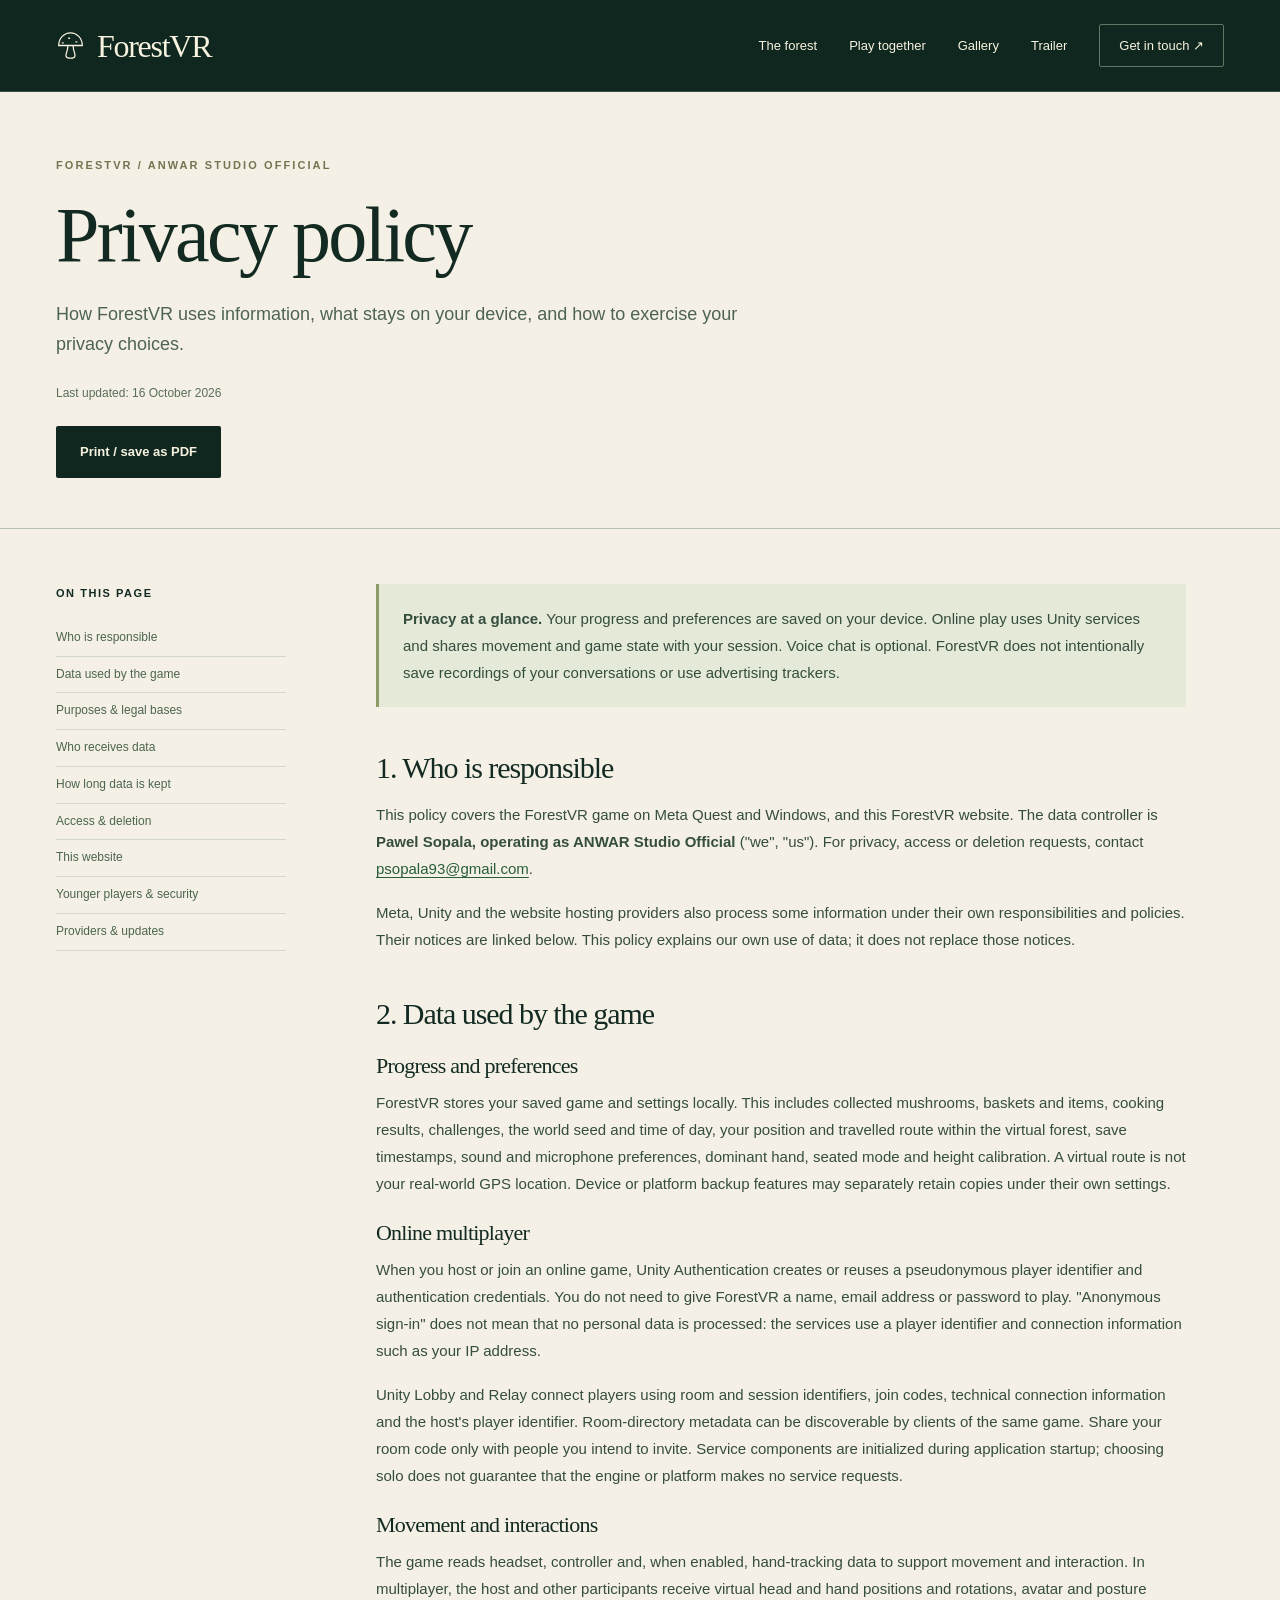
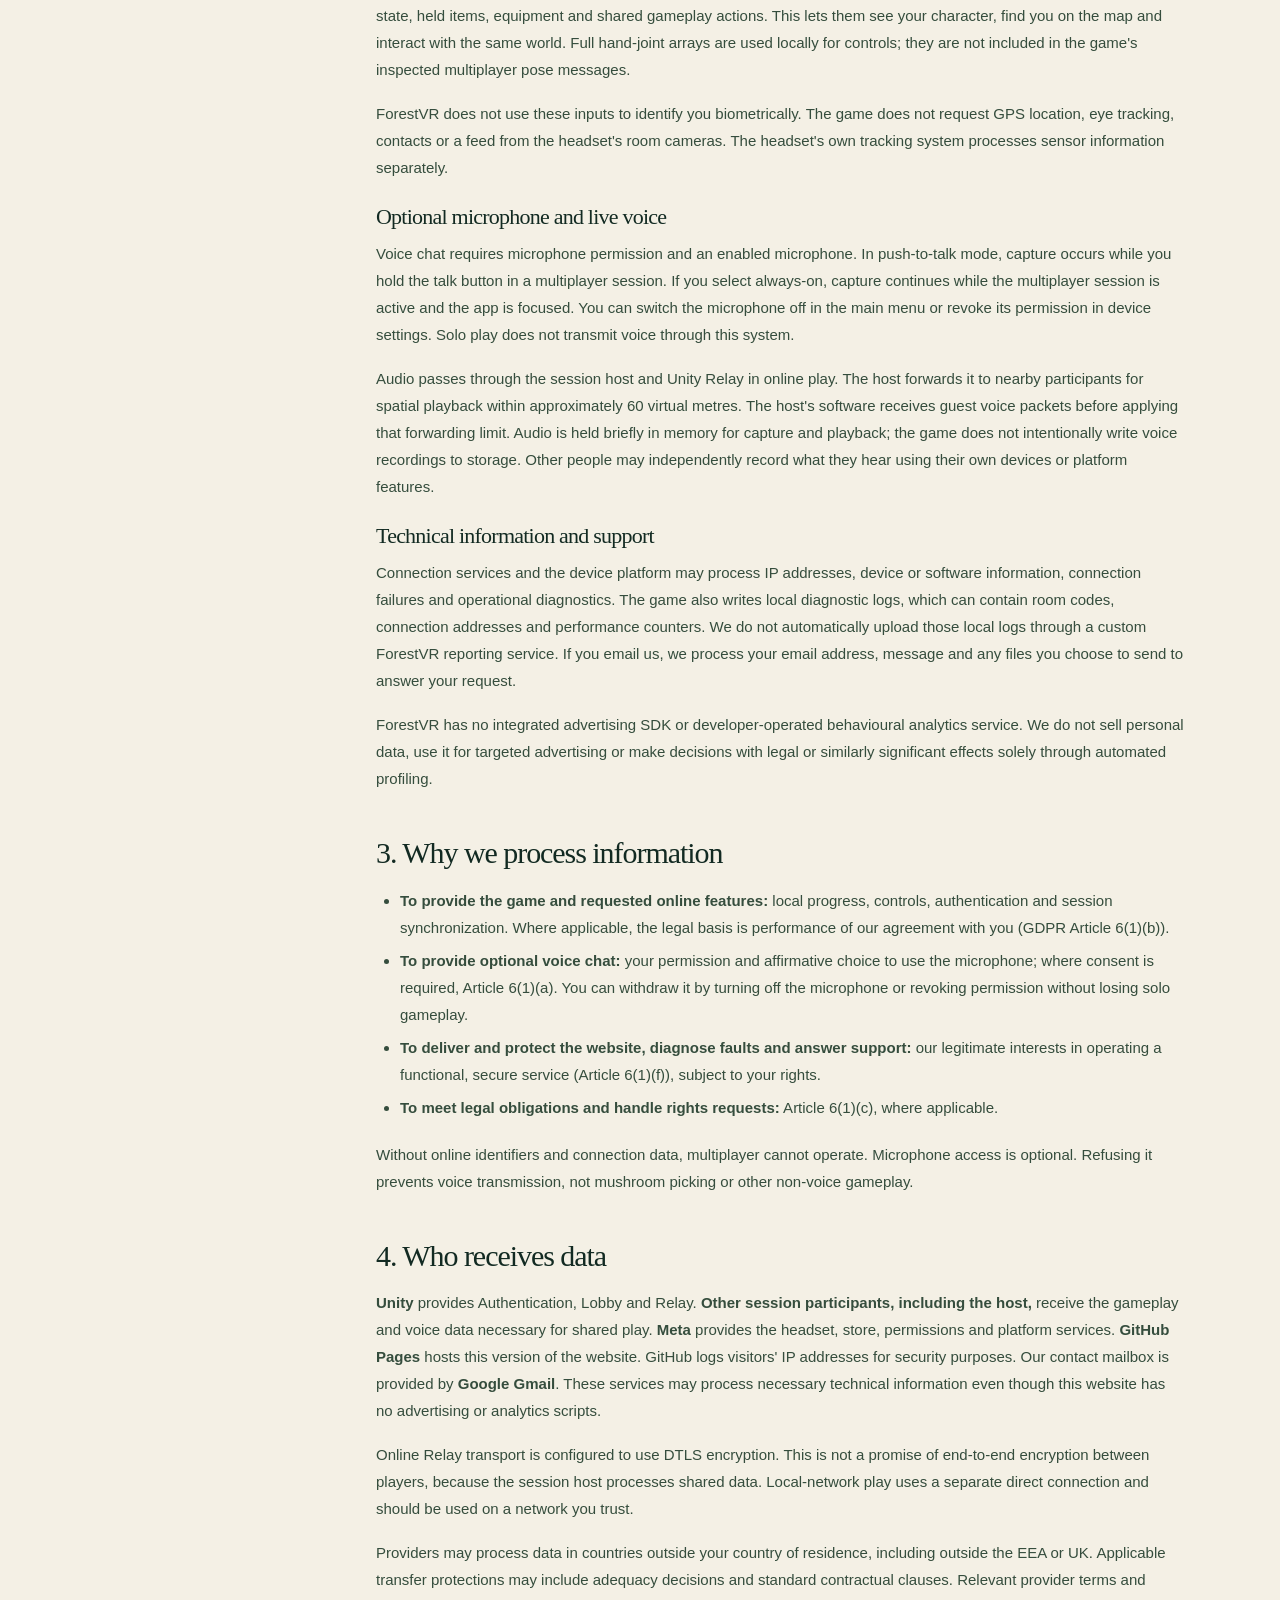
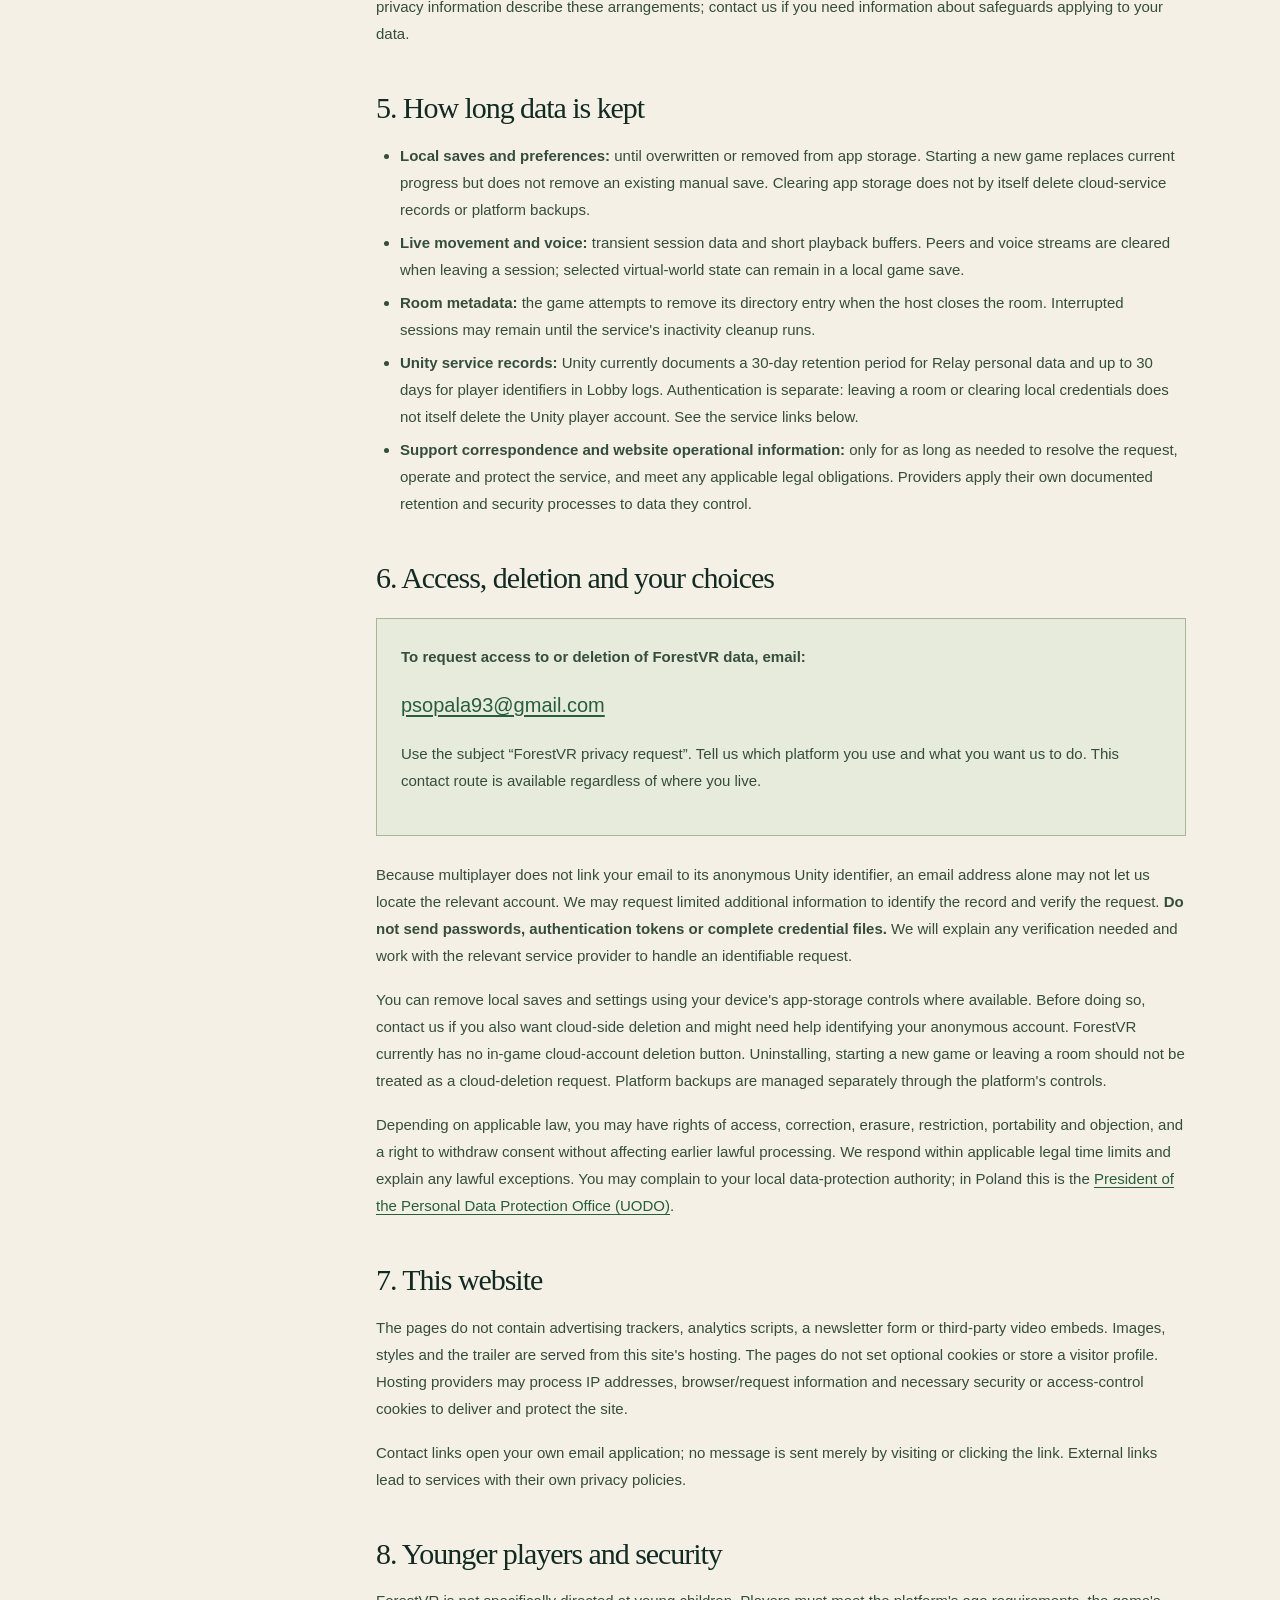
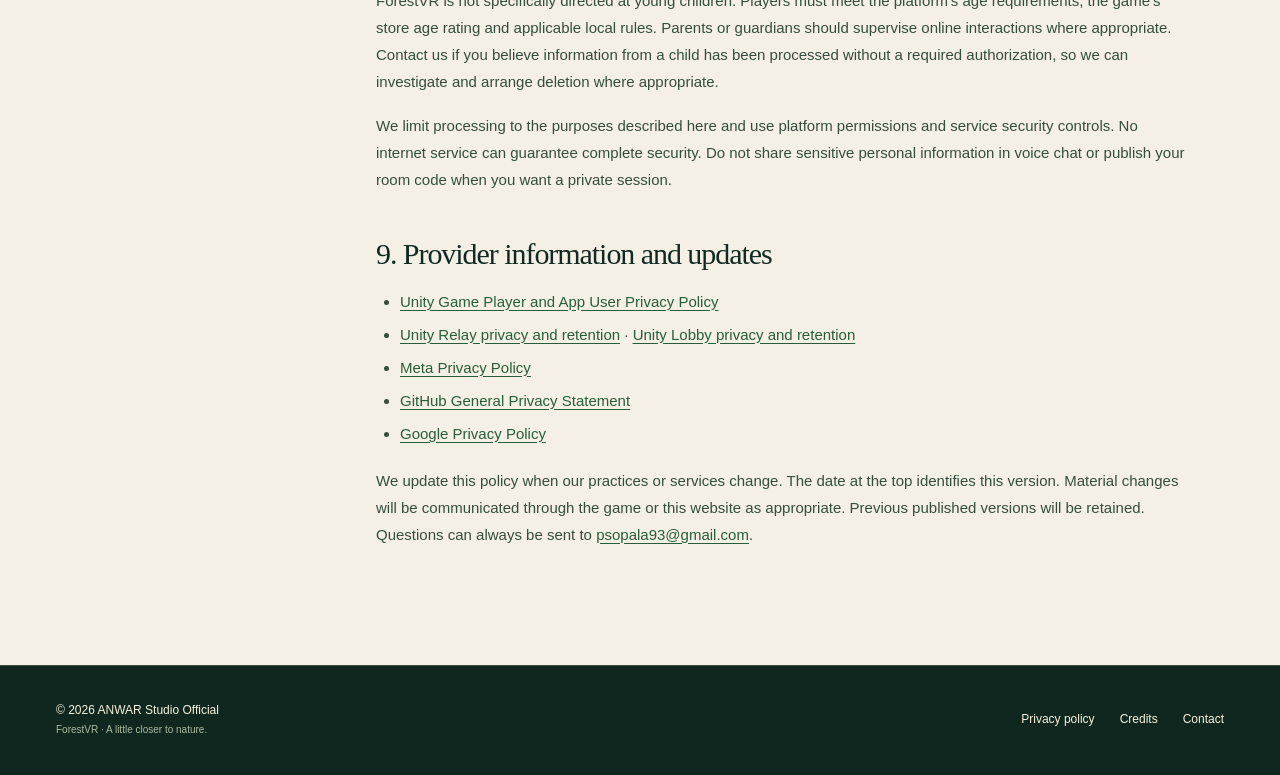
<file: privacy/index.html>
<!doctype html>
<html lang="en"><head><meta charset="utf-8"><meta name="viewport" content="width=device-width,initial-scale=1"><meta name="theme-color" content="#10271f"><meta name="description" content="How ForestVR uses information, what stays on your device, and how to exercise your privacy choices."><meta name="referrer" content="strict-origin-when-cross-origin"><title>Privacy policy — ForestVR</title><link rel="canonical" href="https://f1tt0n.github.io/forestvr/privacy/"><link rel="icon" type="image/png" href="../assets/icon.png"><link rel="apple-touch-icon" href="../assets/icon.png"><link rel="stylesheet" href="../assets/site.css"><meta property="og:type" content="website"><meta property="og:site_name" content="ForestVR"><meta property="og:title" content="Privacy policy — ForestVR"><meta property="og:description" content="How ForestVR uses information, what stays on your device, and how to exercise your privacy choices."><meta property="og:url" content="https://f1tt0n.github.io/forestvr/privacy/"><meta property="og:image" content="https://f1tt0n.github.io/forestvr/assets/social.webp"><meta name="twitter:card" content="summary_large_image"><script defer src="../assets/site.js"></script></head><body><a class="skip" href="#main">Skip to content</a><header class="header"><nav class="wrap nav" aria-label="Main navigation"><a class="brand" href="../index.html" aria-label="ForestVR home"><svg viewBox="0 0 32 34" fill="none" aria-hidden="true"><path d="M3 17C3 9 9 3 16 3s13 6 13 14H3Z" stroke="currentColor" stroke-width="1.4"/><path d="M13 18c0 5-2 7-2 10 0 4 10 4 10 0 0-3-2-5-2-10M7 14h1M14 9h1M22 13h1" stroke="currentColor" stroke-width="1.4" stroke-linecap="round"/></svg><span>ForestVR</span></a><button class="menu-toggle" aria-controls="main-navigation" aria-expanded="false" type="button">Menu</button><div class="navlinks" id="main-navigation"><a href="../index.html#the-forest">The forest</a><a href="../index.html#together">Play together</a><a href="../index.html#gallery">Gallery</a><a href="../index.html#trailer">Trailer</a><a class="navcontact" href="../index.html#contact">Get in touch ↗</a></div></nav></header><main id="main" class="light"><div class="legal-hero"><div class="wrap"><div class="eyebrow">ForestVR / ANWAR Studio Official</div><h1>Privacy policy</h1><p class="legal-intro">How ForestVR uses information, what stays on your device, and how to exercise your privacy choices.</p><div class="legal-meta"><span>Last updated: 16 October 2026</span></div><div class="policy-actions"><button class="button" type="button" data-print-policy>Print / save as PDF</button></div></div></div><div class="wrap legal-layout"><nav class="legal-toc" aria-label="On this page"><strong>On this page</strong><a href="#controller">Who is responsible</a><a href="#data">Data used by the game</a><a href="#purposes">Purposes & legal bases</a><a href="#sharing">Who receives data</a><a href="#retention">How long data is kept</a><a href="#deletion">Access & deletion</a><a href="#website">This website</a><a href="#children">Younger players & security</a><a href="#providers">Providers & updates</a></nav><article class="legal-content"><div class="notice"><p><strong>Privacy at a glance.</strong> Your progress and preferences are saved on your device. Online play uses Unity services and shares movement and game state with your session. Voice chat is optional. ForestVR does not intentionally save recordings of your conversations or use advertising trackers.</p></div>
<h2 id="controller">1. Who is responsible</h2>
<p>This policy covers the ForestVR game on Meta Quest and Windows, and this ForestVR website. The data controller is <strong>Pawel Sopala, operating as ANWAR Studio Official</strong> ("we", "us"). For privacy, access or deletion requests, contact <a href="mailto:psopala93@gmail.com">psopala93@gmail.com</a>.</p>
<p>Meta, Unity and the website hosting providers also process some information under their own responsibilities and policies. Their notices are linked below. This policy explains our own use of data; it does not replace those notices.</p>
<h2 id="data">2. Data used by the game</h2>
<h3>Progress and preferences</h3>
<p>ForestVR stores your saved game and settings locally. This includes collected mushrooms, baskets and items, cooking results, challenges, the world seed and time of day, your position and travelled route within the virtual forest, save timestamps, sound and microphone preferences, dominant hand, seated mode and height calibration. A virtual route is not your real-world GPS location. Device or platform backup features may separately retain copies under their own settings.</p>
<h3>Online multiplayer</h3>
<p>When you host or join an online game, Unity Authentication creates or reuses a pseudonymous player identifier and authentication credentials. You do not need to give ForestVR a name, email address or password to play. "Anonymous sign-in" does not mean that no personal data is processed: the services use a player identifier and connection information such as your IP address.</p>
<p>Unity Lobby and Relay connect players using room and session identifiers, join codes, technical connection information and the host's player identifier. Room-directory metadata can be discoverable by clients of the same game. Share your room code only with people you intend to invite. Service components are initialized during application startup; choosing solo does not guarantee that the engine or platform makes no service requests.</p>
<h3>Movement and interactions</h3>
<p>The game reads headset, controller and, when enabled, hand-tracking data to support movement and interaction. In multiplayer, the host and other participants receive virtual head and hand positions and rotations, avatar and posture state, held items, equipment and shared gameplay actions. This lets them see your character, find you on the map and interact with the same world. Full hand-joint arrays are used locally for controls; they are not included in the game's inspected multiplayer pose messages.</p>
<p>ForestVR does not use these inputs to identify you biometrically. The game does not request GPS location, eye tracking, contacts or a feed from the headset's room cameras. The headset's own tracking system processes sensor information separately.</p>
<h3>Optional microphone and live voice</h3>
<p>Voice chat requires microphone permission and an enabled microphone. In push-to-talk mode, capture occurs while you hold the talk button in a multiplayer session. If you select always-on, capture continues while the multiplayer session is active and the app is focused. You can switch the microphone off in the main menu or revoke its permission in device settings. Solo play does not transmit voice through this system.</p>
<p>Audio passes through the session host and Unity Relay in online play. The host forwards it to nearby participants for spatial playback within approximately 60 virtual metres. The host's software receives guest voice packets before applying that forwarding limit. Audio is held briefly in memory for capture and playback; the game does not intentionally write voice recordings to storage. Other people may independently record what they hear using their own devices or platform features.</p>
<h3>Technical information and support</h3>
<p>Connection services and the device platform may process IP addresses, device or software information, connection failures and operational diagnostics. The game also writes local diagnostic logs, which can contain room codes, connection addresses and performance counters. We do not automatically upload those local logs through a custom ForestVR reporting service. If you email us, we process your email address, message and any files you choose to send to answer your request.</p>
<p>ForestVR has no integrated advertising SDK or developer-operated behavioural analytics service. We do not sell personal data, use it for targeted advertising or make decisions with legal or similarly significant effects solely through automated profiling.</p>
<h2 id="purposes">3. Why we process information</h2>
<ul><li><strong>To provide the game and requested online features:</strong> local progress, controls, authentication and session synchronization. Where applicable, the legal basis is performance of our agreement with you (GDPR Article 6(1)(b)).</li><li><strong>To provide optional voice chat:</strong> your permission and affirmative choice to use the microphone; where consent is required, Article 6(1)(a). You can withdraw it by turning off the microphone or revoking permission without losing solo gameplay.</li><li><strong>To deliver and protect the website, diagnose faults and answer support:</strong> our legitimate interests in operating a functional, secure service (Article 6(1)(f)), subject to your rights.</li><li><strong>To meet legal obligations and handle rights requests:</strong> Article 6(1)(c), where applicable.</li></ul>
<p>Without online identifiers and connection data, multiplayer cannot operate. Microphone access is optional. Refusing it prevents voice transmission, not mushroom picking or other non-voice gameplay.</p>
<h2 id="sharing">4. Who receives data</h2>
<p><strong>Unity</strong> provides Authentication, Lobby and Relay. <strong>Other session participants, including the host,</strong> receive the gameplay and voice data necessary for shared play. <strong>Meta</strong> provides the headset, store, permissions and platform services. <strong>GitHub Pages</strong> hosts this version of the website. GitHub logs visitors' IP addresses for security purposes. Our contact mailbox is provided by <strong>Google Gmail</strong>. These services may process necessary technical information even though this website has no advertising or analytics scripts.</p>
<p>Online Relay transport is configured to use DTLS encryption. This is not a promise of end-to-end encryption between players, because the session host processes shared data. Local-network play uses a separate direct connection and should be used on a network you trust.</p>
<p>Providers may process data in countries outside your country of residence, including outside the EEA or UK. Applicable transfer protections may include adequacy decisions and standard contractual clauses. Relevant provider terms and privacy information describe these arrangements; contact us if you need information about safeguards applying to your data.</p>
<h2 id="retention">5. How long data is kept</h2>
<ul><li><strong>Local saves and preferences:</strong> until overwritten or removed from app storage. Starting a new game replaces current progress but does not remove an existing manual save. Clearing app storage does not by itself delete cloud-service records or platform backups.</li><li><strong>Live movement and voice:</strong> transient session data and short playback buffers. Peers and voice streams are cleared when leaving a session; selected virtual-world state can remain in a local game save.</li><li><strong>Room metadata:</strong> the game attempts to remove its directory entry when the host closes the room. Interrupted sessions may remain until the service's inactivity cleanup runs.</li><li><strong>Unity service records:</strong> Unity currently documents a 30-day retention period for Relay personal data and up to 30 days for player identifiers in Lobby logs. Authentication is separate: leaving a room or clearing local credentials does not itself delete the Unity player account. See the service links below.</li><li><strong>Support correspondence and website operational information:</strong> only for as long as needed to resolve the request, operate and protect the service, and meet any applicable legal obligations. Providers apply their own documented retention and security processes to data they control.</li></ul>
<h2 id="deletion">6. Access, deletion and your choices</h2>
<div class="contact-box"><p><strong>To request access to or deletion of ForestVR data, email:</strong></p><p><a href="mailto:psopala93@gmail.com?subject=ForestVR%20privacy%20request">psopala93@gmail.com</a></p><p>Use the subject “ForestVR privacy request”. Tell us which platform you use and what you want us to do. This contact route is available regardless of where you live.</p></div>
<p>Because multiplayer does not link your email to its anonymous Unity identifier, an email address alone may not let us locate the relevant account. We may request limited additional information to identify the record and verify the request. <strong>Do not send passwords, authentication tokens or complete credential files.</strong> We will explain any verification needed and work with the relevant service provider to handle an identifiable request.</p>
<p>You can remove local saves and settings using your device's app-storage controls where available. Before doing so, contact us if you also want cloud-side deletion and might need help identifying your anonymous account. ForestVR currently has no in-game cloud-account deletion button. Uninstalling, starting a new game or leaving a room should not be treated as a cloud-deletion request. Platform backups are managed separately through the platform's controls.</p>
<p>Depending on applicable law, you may have rights of access, correction, erasure, restriction, portability and objection, and a right to withdraw consent without affecting earlier lawful processing. We respond within applicable legal time limits and explain any lawful exceptions. You may complain to your local data-protection authority; in Poland this is the <a href="https://uodo.gov.pl/en">President of the Personal Data Protection Office (UODO)</a>.</p>
<h2 id="website">7. This website</h2>
<p>The pages do not contain advertising trackers, analytics scripts, a newsletter form or third-party video embeds. Images, styles and the trailer are served from this site's hosting. The pages do not set optional cookies or store a visitor profile. Hosting providers may process IP addresses, browser/request information and necessary security or access-control cookies to deliver and protect the site.</p>
<p>Contact links open your own email application; no message is sent merely by visiting or clicking the link. External links lead to services with their own privacy policies.</p>
<h2 id="children">8. Younger players and security</h2>
<p>ForestVR is not specifically directed at young children. Players must meet the platform's age requirements, the game's store age rating and applicable local rules. Parents or guardians should supervise online interactions where appropriate. Contact us if you believe information from a child has been processed without a required authorization, so we can investigate and arrange deletion where appropriate.</p>
<p>We limit processing to the purposes described here and use platform permissions and service security controls. No internet service can guarantee complete security. Do not share sensitive personal information in voice chat or publish your room code when you want a private session.</p>
<h2 id="providers">9. Provider information and updates</h2>
<ul><li><a href="https://unity.com/legal/game-player-and-app-user-privacy-policy">Unity Game Player and App User Privacy Policy</a></li><li><a href="https://docs.unity.com/en-us/mps-sdk/privacy/privacy-overview-relay">Unity Relay privacy and retention</a> · <a href="https://docs.unity.com/en-us/mps-sdk/privacy/privacy-overview-lobby">Unity Lobby privacy and retention</a></li><li><a href="https://www.meta.com/legal/privacy-policy/">Meta Privacy Policy</a></li><li><a href="https://docs.github.com/en/site-policy/privacy-policies/github-general-privacy-statement">GitHub General Privacy Statement</a></li><li><a href="https://policies.google.com/privacy">Google Privacy Policy</a></li></ul>
<p>We update this policy when our practices or services change. The date at the top identifies this version. Material changes will be communicated through the game or this website as appropriate. Previous published versions will be retained. Questions can always be sent to <a href="mailto:psopala93@gmail.com">psopala93@gmail.com</a>.</p>
</article></div></main><footer class="footer"><div class="wrap"><div><span>© 2026 ANWAR Studio Official</span><br><small>ForestVR · A little closer to nature.</small></div><div class="footerlinks"><a href="../privacy/index.html">Privacy policy</a><a href="../credits/index.html">Credits</a><a href="mailto:psopala93@gmail.com">Contact</a></div></div></footer></body></html>
</file>
<file: assets/site.css>
@charset "UTF-8";
:root{--ink:#122a22;--forest:#10271f;--deep:#0b1c16;--paper:#f4f0e5;--cream:#f7f2df;--muted:#b7c2b4;--line:rgba(236,238,218,.2);--gold:#dbbd78;--orange:#db723d;--serif:Georgia,'Times New Roman',serif;--sans:Inter,'Segoe UI',Arial,sans-serif;--max:1320px}
*{box-sizing:border-box}html{scroll-behavior:smooth;scroll-padding-top:100px}body{margin:0;background:var(--forest);color:var(--cream);font-family:var(--sans);font-size:16px;line-height:1.65}a{color:inherit;text-decoration:none}button,input{font:inherit}button{cursor:pointer}img{max-width:100%;height:auto;display:block}figure,p,h1,h2,h3{margin:0}h1,h2,h3{font-family:var(--serif);font-weight:400;line-height:1.05;letter-spacing:-.035em}h2{font-size:clamp(40px,5.2vw,72px)}h3{font-size:32px}p{max-width:65ch}a:focus-visible,button:focus-visible,summary:focus-visible,video:focus-visible{outline:3px solid var(--orange);outline-offset:6px}a:hover{color:var(--gold)}button:disabled{cursor:default}.wrap{width:min(var(--max),calc(100% - 112px));margin-inline:auto}.eyebrow{font-size:11px;font-weight:650;text-transform:uppercase;letter-spacing:.19em;line-height:1.5}.quiet{color:var(--muted)}.skip{position:fixed;z-index:99;left:20px;top:-80px;padding:12px 20px;background:var(--paper);color:var(--ink)}.skip:focus{top:12px}
.header{height:92px;border-bottom:1px solid var(--line);position:relative;z-index:3}.nav{display:flex;align-items:center;justify-content:space-between;gap:30px;height:100%}.brand{font-family:var(--serif);font-size:32px;letter-spacing:-.04em;display:flex;align-items:center;gap:12px;line-height:1}.brand svg{width:29px;height:31px;flex-shrink:0}.navlinks{display:flex;align-items:center;gap:32px;font-size:13px;font-weight:500}.navlinks>a{padding:8px 0}.navlinks .navcontact{border:1px solid #627564;border-radius:2px;padding:10px 19px}.menu-toggle{display:none;background:none;border:1px solid var(--line);color:var(--cream);padding:8px 13px}.hero{display:grid;grid-template-columns:1fr .95fr;gap:70px;align-items:center;padding-top:56px;padding-bottom:56px;min-height:700px}.hero-copy{padding-block:22px}.hero-copy .eyebrow{color:var(--gold);margin-bottom:28px}.hero h1{font-size:clamp(65px,7.5vw,108px);max-width:640px}.hero h1 em{font-weight:400;color:#d9c792}.hero-copy>p{font-size:17px;color:#c4cebd;max-width:390px;margin-top:28px}.actions{display:flex;align-items:center;gap:28px;flex-wrap:wrap;margin-top:34px}.button{display:inline-flex;align-items:center;justify-content:center;gap:18px;min-height:52px;padding:13px 23px;border:1px solid transparent;font-size:13px;font-weight:650;border-radius:2px;background:var(--cream);color:var(--ink);transition:background .18s,color .18s}.button:hover{background:var(--gold);color:var(--deep)}.button svg{width:15px;height:15px;fill:currentColor}.textlink{font-size:13px;border-bottom:1px solid #74846c;padding-block:4px}.hero-art{position:relative;max-width:590px;justify-self:end;width:100%;padding:12px 12px 0;border:1px solid #6a7251;transform:rotate(2deg);background:#183026}.hero-art img{width:100%;aspect-ratio:1/1.03;object-fit:cover}.hero-art figcaption{display:flex;justify-content:space-between;font-size:9px;letter-spacing:.12em;text-transform:uppercase;color:#b4c1ac;padding:12px 1px}.hero-art::before{content:'A little closer to nature';font-family:var(--serif);font-style:italic;position:absolute;bottom:70px;left:-36px;padding:10px 20px;background:var(--paper);color:var(--ink);font-size:20px;box-shadow:0 5px 25px #0003;transform:rotate(-5deg)}.feature-strip{border-block:1px solid var(--line);padding:23px 0}.feature-strip .wrap{display:flex;justify-content:space-between;gap:20px;align-items:center}.feature-strip span{font-size:12px;color:#c5cebb;display:flex;align-items:center;gap:12px}.feature-strip i{height:5px;width:5px;border-radius:50%;background:var(--gold)}
.light{background:var(--paper);color:var(--ink)}.section{padding:104px 0}.section-heading{display:flex;justify-content:space-between;gap:48px;align-items:end;margin-bottom:42px}.section-heading .eyebrow{margin-bottom:18px}.section-heading>p{max-width:360px;font-size:15px;color:#627163}.split{display:grid;grid-template-columns:1.08fr 1fr;gap:80px;align-items:center}.split.reverse{grid-template-columns:.85fr 1.15fr}.section-copy .eyebrow{color:#7d7043;margin-bottom:22px}.section-copy h2{margin-bottom:26px}.section-copy>p{color:#4d6053;font-size:17px;max-width:470px}.shot{position:relative}.shot img{width:100%;aspect-ratio:4/3;object-fit:cover}.shot figcaption{font-size:11px;color:#6a766b;margin-top:10px;display:flex;justify-content:space-between;gap:20px}.shot.wide img{aspect-ratio:16/9}.framed{padding:9px;border:1px solid #b7c1ad}.margin-top{margin-top:100px}.number-list{margin:32px 0 0;padding:0;list-style:none;border-top:1px solid #bac3b4}.number-list li{display:grid;grid-template-columns:35px 1fr;gap:12px;border-bottom:1px solid #bac3b4;padding:18px 0}.number-list .num{font-size:11px;color:#77856f;padding-top:6px}.number-list h3{font-size:23px;margin-bottom:7px}.number-list p{color:#536554;font-size:14px}.quote-line{margin-top:56px;font-family:var(--serif);font-size:clamp(26px,3.4vw,44px);font-style:italic;text-align:center;color:#6a795e;border-top:1px solid #cbd0be;padding-top:42px}.world-stills{display:grid;grid-template-columns:1.3fr 1fr;gap:24px;margin-top:30px}.world-stills img{width:100%;height:280px;object-fit:cover}.world-stills figcaption{font-size:11px;color:#677561;margin-top:10px}.film-section{background:var(--deep)}.film-section .section-heading p{color:#b5c1ae}.film-section .eyebrow{color:var(--gold)}.video-wrap{position:relative;border:1px solid #58624d;background:#07130e}.video-wrap video{display:block;width:100%;aspect-ratio:16/9;background:#000}.film-note{display:flex;justify-content:space-between;gap:30px;font-size:11px;color:#acb9a5;margin-top:18px}.film-note p{max-width:880px}.film-note a{white-space:nowrap;border-bottom:1px solid #66765b;align-self:start}.coop{background:#213c2d}.coop .section-copy p{color:#c4cfbc}.coop .section-copy .eyebrow{color:var(--gold)}.coop .shot figcaption{color:#b3c3a7}.coop-number{font-family:var(--serif);font-size:80px;line-height:1;margin-bottom:20px;color:var(--gold)}.coop-number small{font-family:var(--sans);font-size:11px;letter-spacing:.15em;text-transform:uppercase;margin-left:14px}.pet-strip{display:grid;grid-template-columns:1fr .8fr;gap:60px;align-items:center;border-top:1px solid #6a7d624d;margin-top:70px;padding-top:60px}.pet-strip h3{margin-bottom:18px}.pet-strip p{color:#becdb6;max-width:430px}.pet-strip img{width:100%;aspect-ratio:16/9;object-fit:cover}
.gallery-filters{display:flex;gap:9px;flex-wrap:wrap;margin-bottom:28px}.filter{border:1px solid #9ba991;background:none;color:var(--ink);padding:8px 17px;font-size:12px;border-radius:2px}.filter[aria-pressed=true]{background:var(--forest);color:var(--cream);border-color:var(--forest)}.gallery-grid{display:grid;grid-template-columns:repeat(3,1fr);gap:26px 22px}.gallery-item{padding:0;text-align:left;background:none;border:0;color:var(--ink);width:100%;display:block}.gallery-item[hidden]{display:none}.gallery-item .image-frame{overflow:hidden;display:block;background:#13271e;position:relative}.gallery-item img{width:100%;aspect-ratio:16/10;object-fit:cover;transition:transform .3s}.gallery-item:hover img{transform:scale(1.035)}.gallery-item .expand{position:absolute;right:9px;bottom:9px;background:#10271fd9;color:var(--cream);font-size:17px;width:28px;height:28px;text-align:center;line-height:28px}.gallery-item .caption{display:flex;gap:12px;justify-content:space-between;font-size:12px;margin-top:9px}.gallery-item .caption small{color:#74816b;white-space:nowrap}.gallery-note{margin-top:26px;font-size:12px;color:#68745e}.faq{border-top:1px solid #c7cebd}.faq-layout{display:grid;grid-template-columns:.75fr 1.25fr;gap:100px}.faq .eyebrow{color:#7d7043;margin-bottom:22px}.faq-list details{border-bottom:1px solid #b9c3af}.faq-list details:first-child{border-top:1px solid #b9c3af}.faq-list summary{padding:23px 35px 23px 0;font-size:17px;cursor:pointer;list-style:none;position:relative}.faq-list summary::-webkit-details-marker{display:none}.faq-list summary::after{content:'+';position:absolute;right:3px;font-size:24px;line-height:1}.faq-list details[open] summary::after{content:'−'}.faq-list details p{padding-bottom:22px;font-size:15px;color:#4d6152}.contact-section{padding:65px 0;background:var(--deep)}.contact-row{display:flex;justify-content:space-between;align-items:center;gap:40px}.contact-row h2{font-size:44px;margin:8px 0 14px}.contact-row p{color:#b8c6ad;max-width:480px;font-size:14px}.footer{padding:35px 0;border-top:1px solid var(--line);font-size:12px}.footer .wrap{display:flex;align-items:center;justify-content:space-between;gap:30px}.footerlinks{display:flex;gap:25px;flex-wrap:wrap}.footer small{color:#abbba2}
.lightbox{padding:0;border:1px solid #66745e;background:var(--deep);color:var(--cream);width:min(1280px,95vw);max-height:94dvh;overflow:auto}.lightbox::backdrop{background:#041009eF}.lightbox img{max-height:74dvh;width:100%;object-fit:contain;background:#07100b}.lightbox-header,.lightbox-footer{display:flex;align-items:center;justify-content:space-between;gap:20px;padding:14px 20px}.lightbox-header{font-size:12px;color:#c0ccb4}.icon-button{border:1px solid #5c7154;background:transparent;color:var(--cream);min-width:42px;min-height:42px;padding:4px 14px;font-size:20px}.lightbox-close{font-size:13px;min-width:80px}.lightbox-footer p{font-size:13px;line-height:1.5}.lightbox-counter{font-size:12px;color:var(--gold);white-space:nowrap}.lightbox-controls{display:flex;gap:8px}
.legal-hero{padding:65px 0 50px;border-bottom:1px solid #b6c0ae}.legal-hero .eyebrow{color:#747451;margin-bottom:20px}.legal-hero h1{font-size:clamp(46px,7vw,78px);margin-bottom:25px}.legal-intro{font-size:18px;color:#4e6353;max-width:740px}.legal-meta{display:flex;align-items:center;gap:24px;flex-wrap:wrap;margin-top:24px;font-size:12px;color:#5a6e5a}.legal-meta .textlink{font-size:12px}.legal-layout{display:grid;grid-template-columns:230px minmax(0,1fr);gap:90px;padding-top:55px;padding-bottom:100px}.legal-toc{align-self:start;position:sticky;top:35px;font-size:12px}.legal-toc strong{display:block;font-size:11px;letter-spacing:.14em;text-transform:uppercase;margin-bottom:18px}.legal-toc a{display:block;padding:8px 0;color:#4c654f;border-bottom:1px solid #d3d9c9}.legal-toc a:hover{color:#8b421d}.legal-content{max-width:810px;min-width:0}.legal-content h2{font-size:30px;margin-top:45px;margin-bottom:18px;scroll-margin-top:25px}.legal-content h2:first-child{margin-top:0}.legal-content h3{font-size:22px;margin:24px 0 12px}.legal-content p,.legal-content li{font-size:15px;line-height:1.8;color:#354d3d}.legal-content p{max-width:none;margin:0 0 17px}.legal-content ul,.legal-content ol{padding-left:24px;margin:10px 0 20px}.legal-content li{margin:6px 0}.legal-content a{color:#285d39;text-decoration:underline;text-underline-offset:3px;overflow-wrap:anywhere}.legal-content a:hover{color:#8b421d}.legal-content .notice{border-left:3px solid #8d9b67;background:#e4e9d8;padding:21px 24px;margin-bottom:30px}.legal-content .notice p:last-child{margin-bottom:0}.legal-content table{border-collapse:collapse;width:100%;font-size:13px;margin:25px 0}.legal-content th,.legal-content td{padding:13px;text-align:left;vertical-align:top;border:1px solid #bec9b6}.legal-content th{background:#e0e7d6;color:#243c2b;font-weight:600}.legal-content pre{white-space:pre-wrap;overflow-wrap:anywhere;font:12px/1.8 var(--sans);color:#415c46}.legal-content .contact-box{border:1px solid #a6b697;padding:24px;margin:25px 0;background:#e7ebdc}.legal-content .contact-box a{font-size:20px}.policy-actions{display:flex;gap:12px;flex-wrap:wrap;margin-top:22px}.policy-actions .button{background:var(--forest);color:var(--cream)}.policy-actions .button:hover{background:#304b2e}.legal-table-wrap{overflow-x:auto}.page404{min-height:65vh;padding:100px 0}.page404 h1{font-size:70px;margin:20px 0}.page404 p{color:var(--muted);margin-bottom:30px}
.sr-only{position:absolute;width:1px;height:1px;padding:0;margin:-1px;overflow:hidden;clip:rect(0,0,0,0);white-space:nowrap;border:0}
@media(min-width:1500px){.hero{min-height:760px;gap:95px}.hero-art{max-width:570px}.hero-copy>p{font-size:18px}.hero-art img{aspect-ratio:1.04}}
@media(max-width:1100px){.wrap{width:calc(100% - 64px)}.hero{gap:40px;min-height:620px}.hero h1{font-size:76px}.hero-art::before{left:-15px;font-size:17px}.navlinks{gap:22px}.split{gap:42px}.split.reverse{gap:42px}.section{padding:80px 0}.legal-layout{gap:45px;grid-template-columns:200px minmax(0,1fr)}.faq-layout{gap:55px}}
@media(max-width:760px){html{scroll-padding-top:30px}.wrap{width:calc(100% - 40px)}.header{height:78px}.brand{font-size:28px}.menu-toggle{display:block}.navlinks{display:none;position:absolute;top:77px;left:0;right:0;padding:20px;background:var(--deep);border-bottom:1px solid var(--line);align-items:stretch;gap:7px}.navlinks.open{display:flex;flex-direction:column}.navlinks a{padding:9px 0}.hero{grid-template-columns:1fr;padding-top:39px;gap:38px;padding-bottom:42px;min-height:0}.hero-copy{padding:0}.hero h1{font-size:clamp(59px,11.5vw,85px);max-width:560px}.hero-copy .eyebrow{margin-bottom:21px}.hero-copy>p{font-size:16px;margin-top:22px;max-width:450px}.actions{margin-top:25px;gap:22px}.hero-art{max-width:560px;justify-self:center;transform:rotate(1deg);padding:8px 8px 0}.hero-art img{aspect-ratio:1.2;object-position:center 42%}.hero-art::before{left:10px;bottom:48px;font-size:18px}.feature-strip .wrap{display:grid;grid-template-columns:1fr 1fr;gap:15px 8px}.feature-strip span{font-size:10px;gap:8px}.section{padding:64px 0}.split,.split.reverse,.faq-layout{grid-template-columns:1fr;gap:35px}.split.reverse .section-copy{order:0}.split.reverse .shot{order:1}.section-copy h2{font-size:46px;margin-bottom:22px}.section-copy>p{font-size:16px}.margin-top{margin-top:65px}.section-heading{display:block;margin-bottom:29px}.section-heading h2{font-size:46px}.section-heading>p{margin-top:20px;max-width:500px}.world-stills{gap:14px}.world-stills img{height:180px}.world-stills figcaption{font-size:10px}.film-note{display:block}.film-note a{display:inline-block;margin-top:12px}.pet-strip{grid-template-columns:1fr;gap:24px;padding-top:40px;margin-top:45px}.gallery-grid{grid-template-columns:repeat(2,1fr);gap:22px 14px}.gallery-item .caption{display:block;font-size:12px}.gallery-item .caption small{display:block;font-size:9px}.gallery-filters{gap:7px}.filter{font-size:11px;padding:8px 12px}.contact-row{display:block}.contact-row .button{margin-top:24px}.contact-row h2{font-size:38px}.footer .wrap{align-items:start;flex-direction:column;gap:18px}.legal-hero{padding:42px 0 34px}.legal-layout{display:block;padding-top:35px;padding-bottom:65px}.legal-toc{position:static;margin-bottom:36px;padding-bottom:23px;border-bottom:1px solid #c0cbb6}.legal-toc a{display:inline-block;margin-right:16px;padding:6px 0}.legal-content h2{font-size:27px}.legal-content th,.legal-content td{padding:10px;min-width:140px}.legal-content .contact-box a{font-size:18px}.lightbox-header,.lightbox-footer{padding:10px 12px}.lightbox-footer{flex-wrap:wrap}.lightbox-footer p{width:100%;order:1}.lightbox-counter{margin-right:auto}.lightbox img{max-height:65dvh}.quote-line{font-size:27px;margin-top:36px;padding-top:30px}}
@media(max-width:380px){.hero h1{font-size:55px}.brand{font-size:25px}.wrap{width:calc(100% - 32px)}.hero-art figcaption{font-size:8px}.feature-strip span{font-size:9px}}
@media(prefers-reduced-motion:reduce){html{scroll-behavior:auto}*,*::before,*::after{animation:none!important;transition:none!important}}
@media print{body,.light{background:white;color:black}.header,.footer,.legal-toc,.policy-actions,.skip{display:none!important}.wrap{width:100%;margin:0}.legal-hero{padding:0 0 20px}.legal-layout{display:block;padding:20px 0}.legal-content{max-width:none}.legal-content p,.legal-content li{color:black;font-size:11pt}.legal-content h2{font-size:18pt;break-after:avoid}.legal-content a{color:black}.legal-meta .textlink{display:none}.legal-content .notice{background:white}.legal-content table{font-size:10pt}}
</file>
